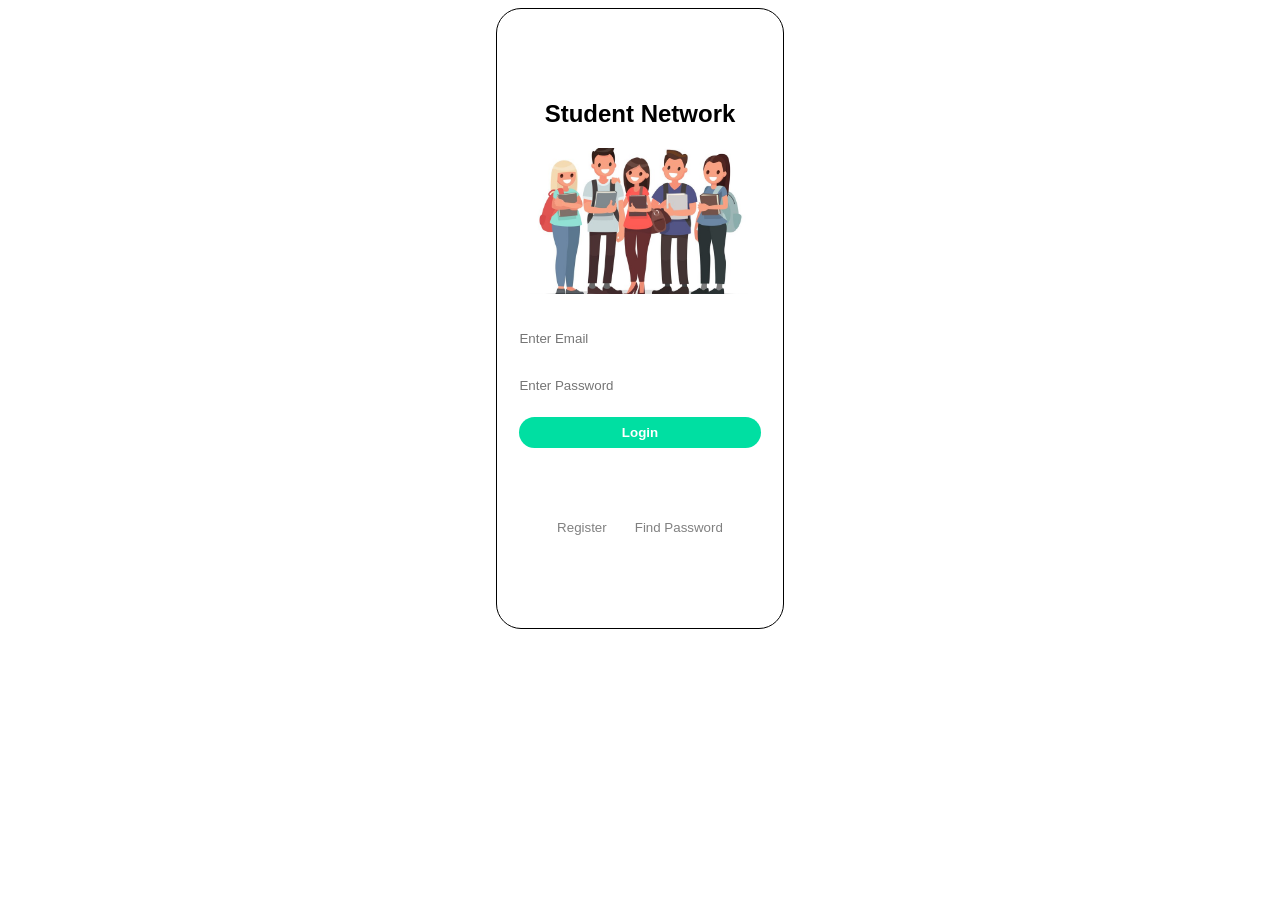
<file: OneDrive/Desktop/Computer Science Year 3 S2/Web Design/student_network_2022-main/Web_Design_Course/public/index.html>
<!DOCTYPE html>
<html lang="en">

<head>
    <meta charset="UTF-8">
    <meta http-equiv="X-UA-Compatible" content="IE=edge" />
    <meta name="viewport" content="width=device-width, initial-scale=1.0">
    <link rel="stylesheet" href="asset/css/login.css">
    <title>Login Page</title>
</head>

<body>
    <div class="container">
        <div class="h1-img">
            <div>

                <h2>Student Network</h2>
            </div>
            <div>

            </div>
            <img src="asset/image/student_icon.png" alt="">
        </div>
        <div class="user-input">
            <form id="loginForm">
                <input type="email" name="" id="emailInput" placeholder="Enter Email">
                <input type="password" name="" id="passwordInput" placeholder="Enter Password">
                <button class="login-btn"><b>Login</b></button>
            </form>
            <div class="regis-find">
                <button class="regis" id="registerLink">Register</button>
                <button class="find">Find Password</button>
            </div>
        </div>
    </div>

    <script>
        document.getElementById('loginForm').addEventListener('submit', function (event) {
            event.preventDefault(); // Prevent form submission

            // Get the values entered by the user
            const email = document.getElementById('emailInput').value;
            const password = document.getElementById('passwordInput').value;

            // You can do further validation if required before proceeding to the next page

            // Redirect to the new page, passing email and password as URL parameters
            window.location.href = 'dasboard.html' + '?email=' + encodeURIComponent(email) + '&password=' + encodeURIComponent(password);

        });

        const registerLink = document.getElementById('registerLink');

        // Add a click event listener to the "Register" link
        registerLink.addEventListener('click', function () {
            // Redirect to the new page when the link is clicked
            window.location.href = 'register.html';
        });
    </script>
</body>

</html>
</file>
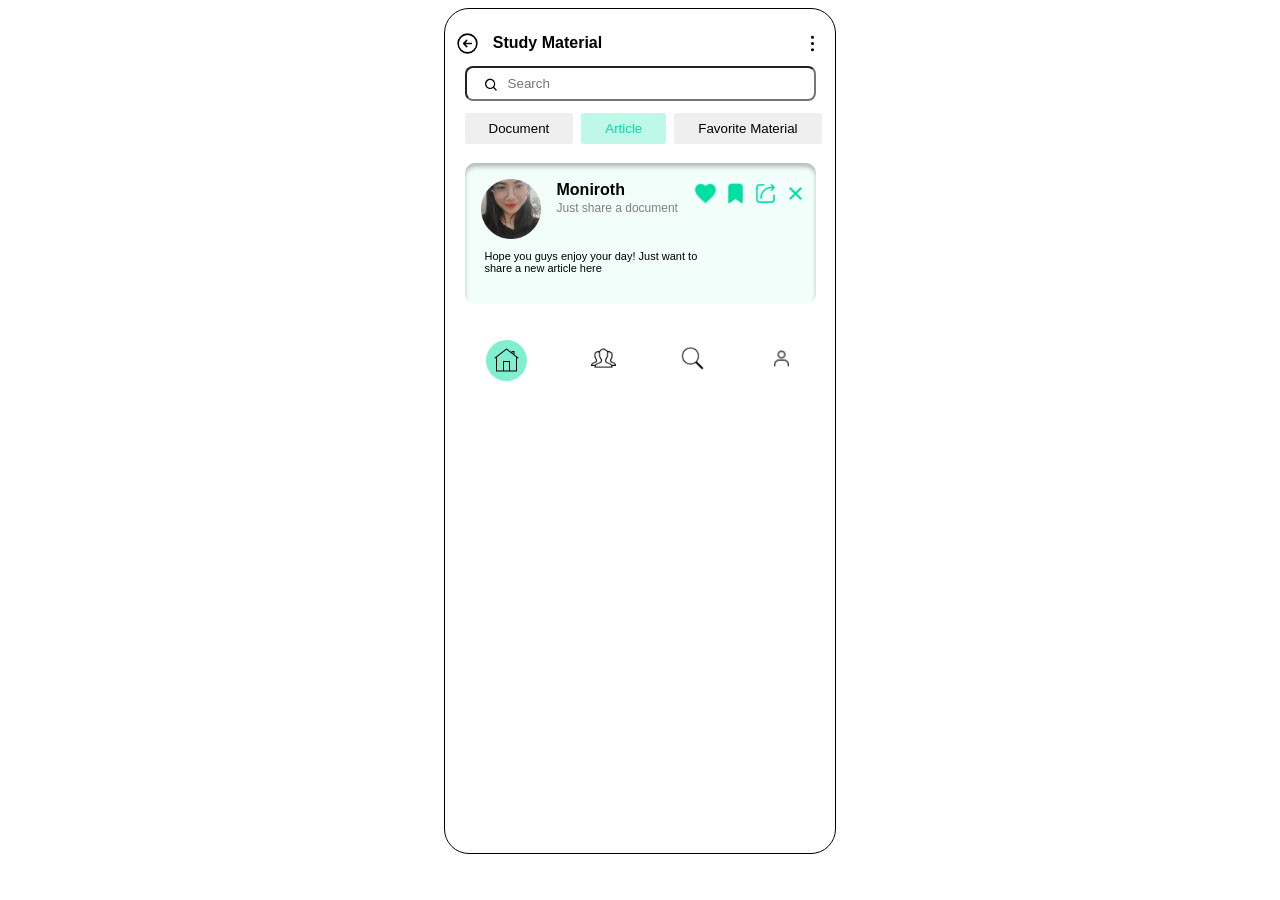
<file: OneDrive/Desktop/Computer Science Year 3 S2/Web Design/student_network_2022-main/Web_Design_Course/public/article.html>
<!DOCTYPE html>
<html lang="en">

<head>
    <meta charset="UTF-8">
    <meta name="viewport" content="width=device-width, initial-scale=1.0">
    <title>Study Material Article</title>
    <link href='https://unpkg.com/boxicons@2.1.4/css/boxicons.min.css' rel='stylesheet'>
    <link rel="stylesheet" href="asset/css/article.css">
</head>

<body>
    <div class="container">
    
        <div class="upper-icon">
            <svg style="width: 25px; height:25px;  rotate: 270deg;" xmlns="http://www.w3.org/2000/svg" fill="none"
                viewBox="0 0 24 24" stroke-width="1.5" stroke="currentColor" class="w-6 h-6">
                <path stroke-linecap="round" stroke-linejoin="round"
                    d="M15 11.25l-3-3m0 0l-3 3m3-3v7.5M21 12a9 9 0 11-18 0 9 9 0 0118 0z" />
            </svg>
            <b style="position: relative; left:-25%">Study Material</b>
            <svg style="width: 25px; height:25px;" xmlns="http://www.w3.org/2000/svg" fill="none" viewBox="0 0 24 24"
                stroke-width="1.5" stroke="currentColor" class="w-6 h-6">
                <path stroke-linecap="round" stroke-linejoin="round"
                    d="M12 6.75a.75.75 0 110-1.5.75.75 0 010 1.5zM12 12.75a.75.75 0 110-1.5.75.75 0 010 1.5zM12 18.75a.75.75 0 110-1.5.75.75 0 010 1.5z" />
            </svg>
        </div>

        <input type="search" placeholder="Search">
        <i class='bx bx-search'></i>
        <div class="doc-art-fav">
            <button class="document">Document</button>
            <button class="article">Article</button>
            <button class="fav">Favorite Material</button>
        </div>

        <div class="userall">
            <div class="user1">

                <img style="width: 60px; height: 60px; padding: 0.5rem;" src="asset/image/friend_image/niroth.png"
                    alt="">

                <div style="display: grid; margin: 3% 0;">
                    <b>Moniroth</b>
                    <p style="font-size: 12px; color: gray; margin-top: 1%;">Just share a document</p>
                    <div style="display: flex; gap: 1rem; margin-top: 10%; margin-left: -30%; align-items: center;">
                        <div style="font-size: 11px; margin: 0 -20%;">
                            <p> Hope you guys enjoy your day!
                                Just want to share a new article here</p>
                            </div>
                            
                    </div>
                </div>
                <div style="display: flex; gap: 0.3rem; margin: 3% 0;">
                    <div><img style="width: 25px; height: 25px;" src="asset/image/react.png" alt=""></div>

                    <div><img style="width: 25px; height: 25px;" src="asset/image/solidsave.png" alt=""></div>

                    <div><img style="width: 25px; height: 25px;" src="asset/image/sharebook.png" alt=""></div>
                    <div><img style="width: 25px; height: 25px;" src="asset/image/delete.png" alt=""></div>
                </div>
                

            </div>
        </div>
        <nav class="bottom__navbar">

            <div class="nav__container">
                <div class="active__nav"><img style="width: 25px; height: 25px;" src="asset/image/home.png" alt="">
                </div>
                <div id="friendbtn"><img style="width: 25px; height: 25px;" src="asset/image/communicate_menu.png"
                        alt="">
                </div>
                <div><img style="width: 25px; height: 25px;" src="asset/image/search_menu.png" alt=""> </div>
                <div id="userprofilebtn"><img style="width: 25px; height: 25px;" src="asset/image/profile_menu.png"
                        alt="">
                </div>
            </div>
        </nav>
    </div>


</body>
<script>
    friendbtn.addEventListener('click', function () {
        window.location.href = 'friend.html';
    });

    const userprofilebtn = document.getElementById('userprofilebtn');
    userprofilebtn.addEventListener('click', function () {
        window.location.href = 'user.html';
    });

    const chatbtn = document.getElementById('chatbtn');
    chatbtn.addEventListener('click', function () {
        window.location.href = 'chat.html';
    });

</script>

</html>
</file>
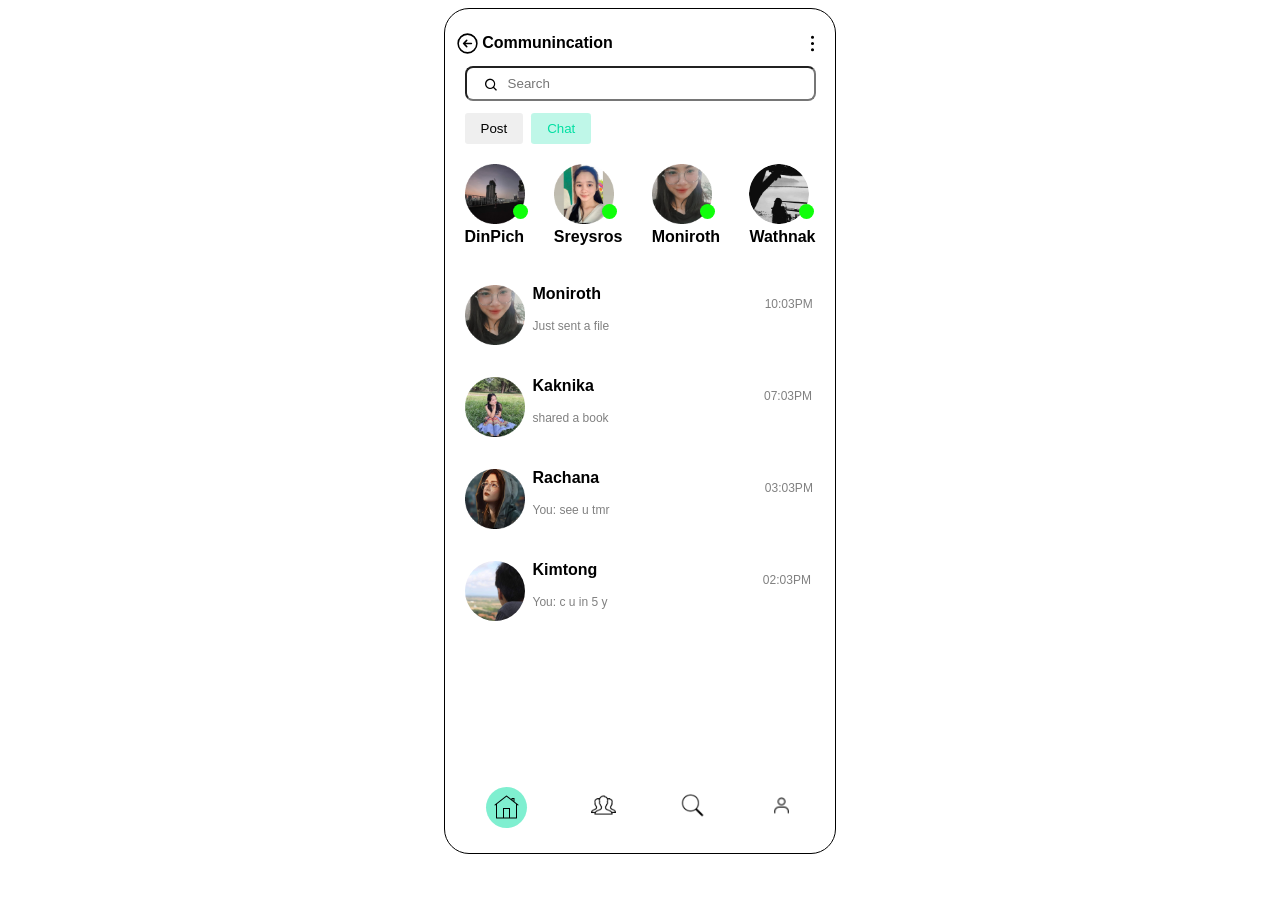
<file: OneDrive/Desktop/Computer Science Year 3 S2/Web Design/student_network_2022-main/Web_Design_Course/public/chat.html>
<!DOCTYPE html>
<html lang="en">

<head>
    <meta charset="UTF-8">
    <meta name="viewport" content="width=device-width, initial-scale=1.0">
    <title>Chat Box</title>
    <link href='https://unpkg.com/boxicons@2.1.4/css/boxicons.min.css' rel='stylesheet'>
    <link rel="stylesheet" href="asset/css/chat.css">
</head>

<body>
    <div class="container">
        <div class="upper-icon">
            <svg style="width: 25px; height:25px;  rotate: 270deg;" xmlns="http://www.w3.org/2000/svg" fill="none"
                viewBox="0 0 24 24" stroke-width="1.5" stroke="currentColor" class="w-6 h-6">
                <path stroke-linecap="round" stroke-linejoin="round"
                    d="M15 11.25l-3-3m0 0l-3 3m3-3v7.5M21 12a9 9 0 11-18 0 9 9 0 0118 0z" />
            </svg>
            <b style="position: relative; left:-25%">Communincation</b>
            <svg style="width: 25px; height:25px;" xmlns="http://www.w3.org/2000/svg" fill="none" viewBox="0 0 24 24"
                stroke-width="1.5" stroke="currentColor" class="w-6 h-6">
                <path stroke-linecap="round" stroke-linejoin="round"
                    d="M12 6.75a.75.75 0 110-1.5.75.75 0 010 1.5zM12 12.75a.75.75 0 110-1.5.75.75 0 010 1.5zM12 18.75a.75.75 0 110-1.5.75.75 0 010 1.5z" />
            </svg>
        </div>

        <input type="search" placeholder="Search">
        <i class='bx bx-search'></i>
        <div class="post-chat">
            <button class="post">Post</button>
            <button id="chatbtn" class="chat">Chat</button>
        </div>

        <div class="all-user">
            <div class="user1">
                <div
                    style="width: 15px; height: 15px; background-color: #10FF0B; border-radius: 100%; position: relative; top: 400%;; left:80%;">
                </div>
                <img style="width: 60px; height: 60px;" src="asset/image/friend_image/pich.png" alt="">
                <b>DinPich</b>
            </div>
            <div class="user1">
                <div
                    style="width: 15px; height: 15px; background-color: #10FF0B; border-radius: 100%; position: relative; top: 400%;; left:70%;">
                </div>
                <img style="width: 60px; height: 60px;" src="asset/image/friend_image/sros.png" alt="">
                <b>Sreysros</b>
            </div>
            <div class="user1">
                <div
                    style="width: 15px; height: 15px; background-color: #10FF0B; border-radius: 100%; position: relative; top: 400%;; left:70%;">
                </div>
                <img style="width: 60px; height: 60px;" src="asset/image/friend_image/niroth.png" alt="">

                <b>Moniroth</b>
            </div>
            <div class="user1">
                <div
                    style="width: 15px; height: 15px; background-color: #10FF0B; border-radius: 100%; position: relative; top: 400%;; left:75%;">
                </div>
                <img style="width: 60px; height: 60px; border-radius: 100%;" src="asset/image/friend_image/wathnak.png"
                    alt="">
                <b>Wathnak</b>
            </div>
        </div>
        <div class="allchat">


            <div class="userchat">
    
                <img style="width: 60px; height: 60px;" src="asset/image/friend_image/niroth.png" alt="">
                <div>
                    <b>Moniroth</b>
                    <p style="font-size: 12px; margin-top: 1rem; color: gray;">Just sent a file</p>
                </div>
                <p style="font-size: 12px; color: gray; margin-left: 42%;">10:03PM</p>
            </div>

            <div class="userchat">
                <img style="width: 60px; height: 60px;" src="asset/image/friend_image/lean.png" alt="">
                <div>
                    <b>Kaknika</b>
                    <p style="font-size: 12px; margin-top: 1rem; color: gray;">shared a book</p>
                </div>
                <p style="font-size: 12px; color: gray; margin-left: 42%;">07:03PM</p>
            </div>
            <div class="userchat">
                <img style="width: 60px; height: 60px;" src="asset/image/friend_image/rachana.png" alt="">
                <div>
                    <b>Rachana</b>
                    <p style="font-size: 12px; margin-top: 1rem; color: gray;">You: see u tmr</p>
                </div>
                <p style="font-size: 12px; color: gray; margin-left: 42%;">03:03PM</p>
            </div>
            <div class="userchat">
                <img style="width: 60px; height: 60px; border-radius: 100%;" src="asset/image/friend_image/tong.png" alt="">
                <div>
                    <b>Kimtong</b>
                    <p style="font-size: 12px; margin-top: 1rem; color: gray;">You: c u in 5 y</p>
                </div>
                <p style="font-size: 12px; color: gray; margin-left: 42%;">02:03PM</p>
            </div>
        </div>

        <nav class="bottom__navbar">

            <div class="nav__container">
                <div class="active__nav"><img style="width: 25px; height: 25px;" src="asset/image/home.png" alt="">
                </div>
                <div id="friendbtn"><img style="width: 25px; height: 25px;" src="asset/image/communicate_menu.png"
                        alt="">
                </div>
                <div><img style="width: 25px; height: 25px;" src="asset/image/search_menu.png" alt=""> </div>
                <div id="userprofilebtn"><img style="width: 25px; height: 25px;" src="asset/image/profile_menu.png"
                        alt="">
                </div>
            </div>
        </nav>
    </div>


</body>
<script>
    friendbtn.addEventListener('click', function () {
        window.location.href = 'friend.html';
    });

    const userprofilebtn = document.getElementById('userprofilebtn');
    userprofilebtn.addEventListener('click', function () {
        window.location.href = 'user.html';
    });



</script>

</html>
</file>
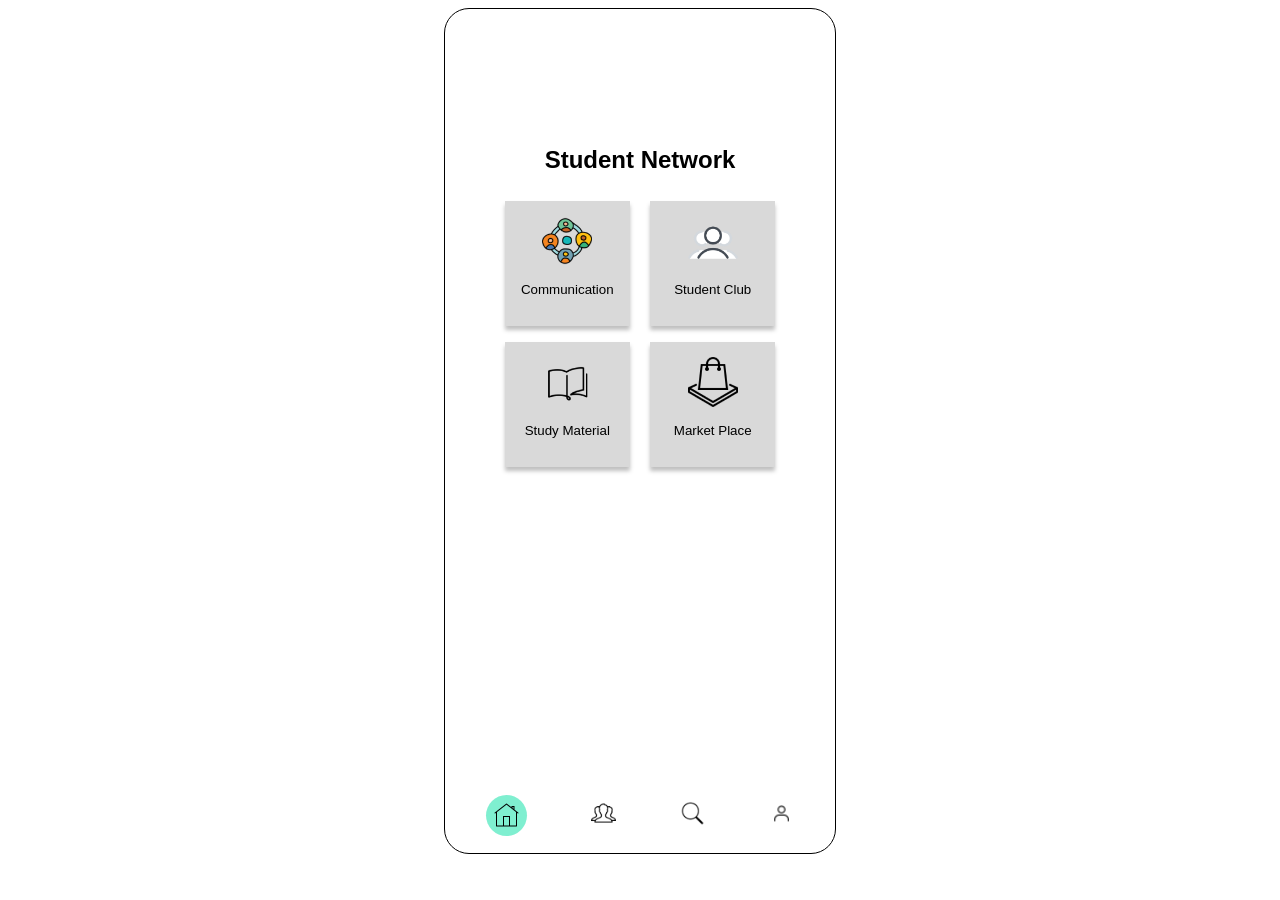
<file: OneDrive/Desktop/Computer Science Year 3 S2/Web Design/student_network_2022-main/Web_Design_Course/public/dasboard.html>
<!DOCTYPE html>
<html lang="en">

<head>
    <meta charset="UTF-8">
    <meta name="viewport" content="width=device-width, initial-scale=1.0">
    <title>Dasboard Page</title>
    <link rel="stylesheet" href="asset/css/dasboard.css">
</head>

<body>
    <div class="container">
        <h2>Student Network</h2>

        <div class="menu-icon">
            <div>
 <button id="communicationbtn">
                   <img style="width: 50px;height: 50px;" src="asset/image/comunication_icon.png" alt="">
                    <p>Communication</p>
                </button>
        
                <button id="studentclubbtn">
                    <img style="width: 50px;height: 50px;" src="asset/image/student_club.png" alt="">
                    <p>Student Club</p>
                </button>
            </div>
    <div>
        <button id="studymaterialbtn">
          <img style="width: 50px;height: 50px;" src="asset/image/studymaterial_icon.png" alt="">
            <p>Study Material</p>
        </button>

        <button id="marketbtn">
            <img style="width: 50px;height: 50px;" src="asset/image/marketplace_club.png" alt="">
                <p>Market Place</p>
        </button>
    </div>
        </div>


        <nav class="bottom__navbar">
    
            <div class="nav__container">
              <div class="active__nav"><img style="width: 25px; height: 25px;" src="asset/image/home.png" alt=""></div>
              <div id="friendbtn"><img style="width: 25px; height: 25px;" src="asset/image/communicate_menu.png" alt=""></div>
              <div><img style="width: 25px; height: 25px;" src="asset/image/search_menu.png" alt=""> </div>
              <div id="userprofilebtn"><img  style="width: 25px; height: 25px;" src="asset/image/profile_menu.png" alt=""></div>
            </div>
          </nav>
    </div>

    <script>
        const friendbtn = document.getElementById('friendbtn');
    friendbtn.addEventListener('click', function () {
 window.location.href = 'friend.html';
    });

    const userprofilebtn = document.getElementById('userprofilebtn');
    userprofilebtn.addEventListener('click', function () {
       window.location.href = 'user.html';
    });

      const communicationbtn = document.getElementById('communicationbtn')
    communicationbtn.addEventListener('click', function () {
       window.location.href = 'post.html';
    });


    const studentclubbtn = document.getElementById('studentclubbtn'); studentclubbtn.addEventListener('click', function () {    window.location.href = 'studentclub.html'; });

    const studymaterialbtn = document.getElementById('studymaterialbtn'); studymaterialbtn.addEventListener('click', function () {    window.location.href = 'studymaterial.html'; });

    const marketbtn = document.getElementById('marketbtn');
    marketbtn.addEventListener('click', function () {
       window.location.href = 'market.html';
    });

    userprofilebtn.addEventListener('click', function () {
     window.location.href = 'user.html';
    });

    const chatbtn = document.getElementById('chatbtn')
chatbtn.addEventListener('click', function() {
  window.location.href = 'chat.html'; 
});


     </script>
</body>

</html>
</file>
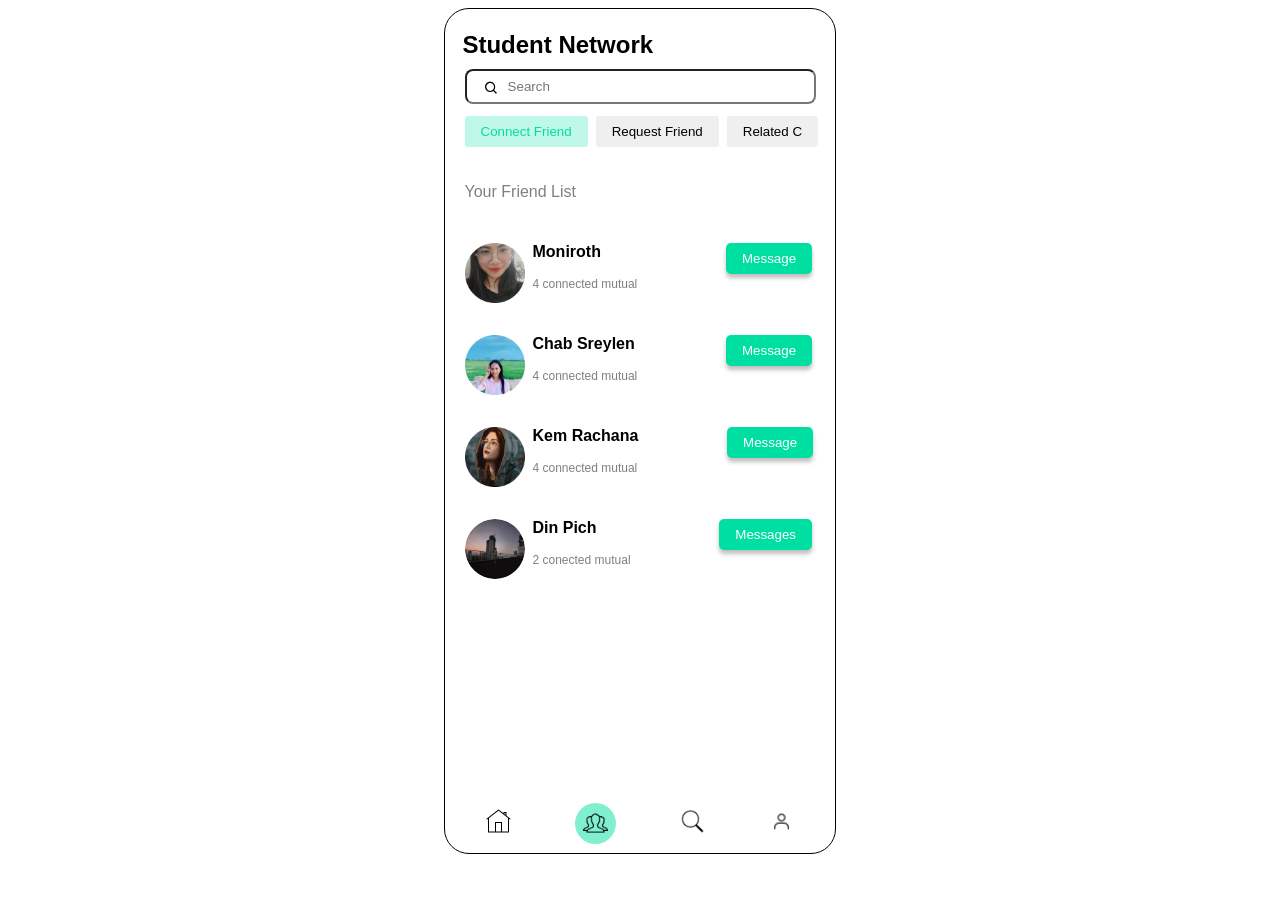
<file: OneDrive/Desktop/Computer Science Year 3 S2/Web Design/student_network_2022-main/Web_Design_Course/public/friend.html>
<!DOCTYPE html>
<html lang="en">

<head>
    <meta charset="UTF-8">
    <meta name="viewport" content="width=device-width, initial-scale=1.0">
    <title>Chat Box</title>
    <link href='https://unpkg.com/boxicons@2.1.4/css/boxicons.min.css' rel='stylesheet'>
    <link rel="stylesheet" href="asset/css/friend.css">
</head>

<body>
    <div class="container">
        <div class="upper-icon">
         <h2 style="margin: 0  2%;">Student Network</h2>
        </div>

        <input type="search" placeholder="Search">
        <i class='bx bx-search'></i>
        <div class="post-chat">
            <button class="chat"> Connect Friend</button>
            <button id="chatbtn" class="post">Request Friend</button>
            <button id="chatbtn" class="post">Related C</button>
        </div>

           <P style="margin: 5% 5%; color: gray; position: relative; top: 2%;">Your Friend List</P>
        <div class="allchat">


            <div class="userchat">
    
                <img style="width: 60px; height: 60px;" src="asset/image/friend_image/niroth.png" alt="">
                <div>
                    <b> Moniroth</b>
                    <p style="font-size: 12px; margin-top: 1rem; color: gray;">4 connected mutual</p>
                </div>
                <button class="btn-join">Message</button>
            </div>

            <div class="userchat">
                <img style="width: 60px; height: 60px;" src="asset/image/friend_image/len.png" alt="">
                <div>
                    <b>Chab Sreylen</b>
                    <p style="font-size: 12px; margin-top: 1rem; color: gray;">4 connected mutual</p>
                </div>
               <button class="btn-join">Message</button>
            </div>
            <div class="userchat">
                <img style="width: 60px; height: 60px;" src="asset/image/friend_image/rachana.png" alt="">
                <div>
                    <b>Kem Rachana</b>
                    <p style="font-size: 12px; margin-top: 1rem; color: gray;">4 connected mutual</p>
                </div>
                <button class="btn-join">Message</button>
            </div>
            <div class="userchat">
                <img style="width: 60px; height: 60px; border-radius: 100%;" src="asset/image/friend_image/pich.png" alt="">
                <div>
                    <b>Din Pich</b>
                    <p style="font-size: 12px; margin-top: 1rem; color: gray;">2 conected mutual
                </div>
                <button style="position: relative;" class="btn-join">Messages</button>
               
            </div>
        </div>

        <nav class="bottom__navbar">

            <div class="nav__container">
                <div><img style="width: 25px; height: 25px;" src="asset/image/home.png" alt="">
                </div>
                <div class="active__nav" id="friendbtn"><img style="width: 25px; height: 25px;" src="asset/image/communicate_menu.png"
                        alt="">
                </div>
                <div><img style="width: 25px; height: 25px;" src="asset/image/search_menu.png" alt=""> </div>
                <div id="userprofilebtn"><img style="width: 25px; height: 25px;" src="asset/image/profile_menu.png"
                        alt="">
                </div>
            </div>
        </nav>
    </div>


</body>
<script>
    friendbtn.addEventListener('click', function () {
        window.location.href = 'friend.html';
    });

    const userprofilebtn = document.getElementById('userprofilebtn');
    userprofilebtn.addEventListener('click', function () {
        window.location.href = 'user.html';
    });

    const chatbtn = document.getElementById('chatbtn');
    chatbtn.addEventListener('click', function () {
        window.location.href = 'chat.html';
    });

</script>

</html>
</file>
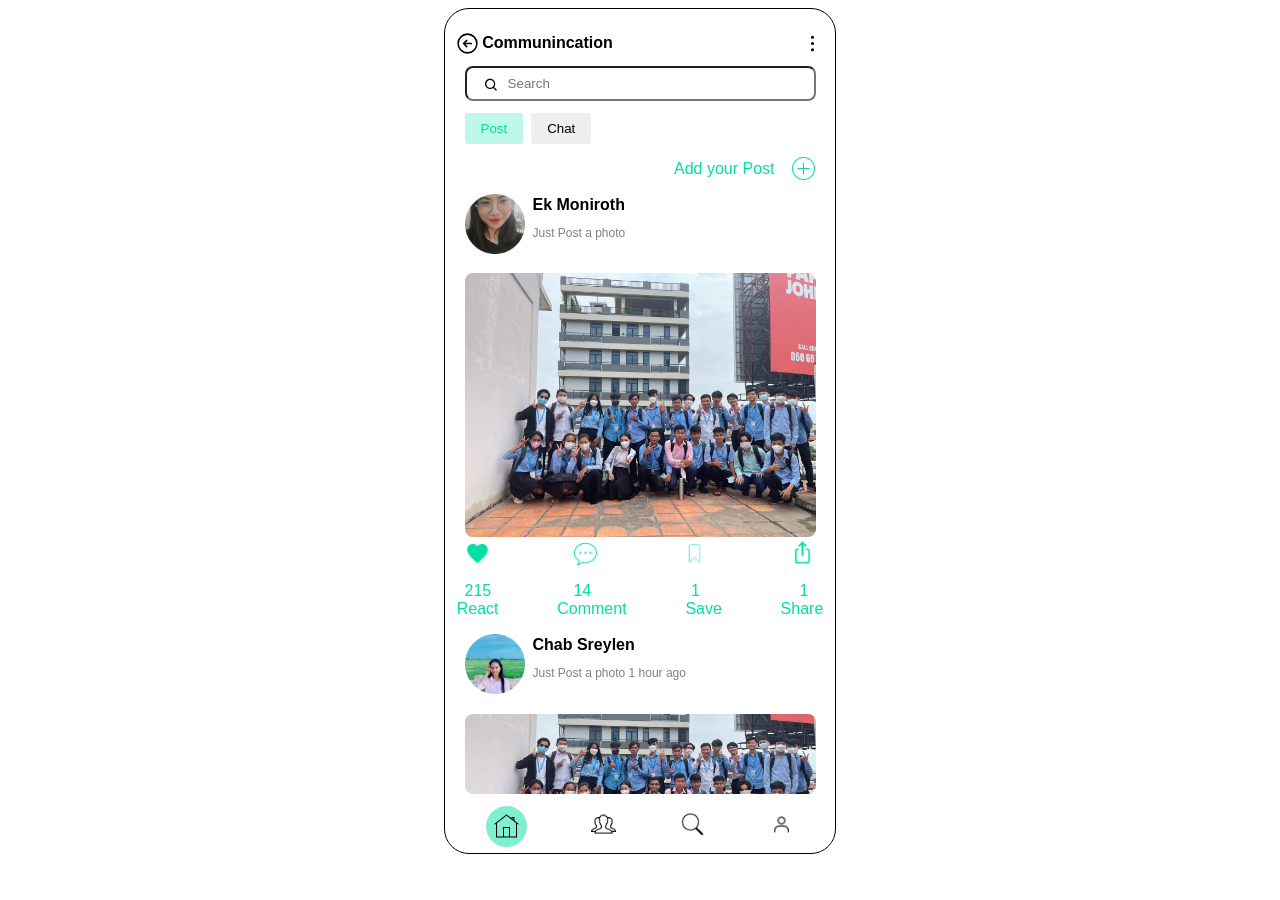
<file: OneDrive/Desktop/Computer Science Year 3 S2/Web Design/student_network_2022-main/Web_Design_Course/public/post.html>
<!DOCTYPE html>
<html lang="en">

<head>
    <meta charset="UTF-8">
    <meta name="viewport" content="width=device-width, initial-scale=1.0">
    <title>Communication</title>
    <link href='https://unpkg.com/boxicons@2.1.4/css/boxicons.min.css' rel='stylesheet'>
    <link rel="stylesheet" href="asset/css/post.css">
</head>

<body>
    <div class="container">
        <div class="upper-icon">
            <svg style="width: 25px; height:25px;  rotate: 270deg;" xmlns="http://www.w3.org/2000/svg" fill="none"
                viewBox="0 0 24 24" stroke-width="1.5" stroke="currentColor" class="w-6 h-6">
                <path stroke-linecap="round" stroke-linejoin="round"
                    d="M15 11.25l-3-3m0 0l-3 3m3-3v7.5M21 12a9 9 0 11-18 0 9 9 0 0118 0z" />
            </svg>
            <b style="position: relative; left:-25%">Communincation</b>
            <svg style="width: 25px; height:25px;" xmlns="http://www.w3.org/2000/svg" fill="none" viewBox="0 0 24 24"
                stroke-width="1.5" stroke="currentColor" class="w-6 h-6">
                <path stroke-linecap="round" stroke-linejoin="round"
                    d="M12 6.75a.75.75 0 110-1.5.75.75 0 010 1.5zM12 12.75a.75.75 0 110-1.5.75.75 0 010 1.5zM12 18.75a.75.75 0 110-1.5.75.75 0 010 1.5z" />
            </svg>
        </div>
        <div>

        </div>
        <input type="search" placeholder="Search">
        <i class='bx bx-search'></i>
        <div class="post-chat">
            <button class="post">Post</button>
            <button id="chatbtn" class="chat">Chat</button>
        </div>
        <div class="post-place">
            <p style="color: #00dfa3;">Add your Post</p>
            <img style="width:25px; height:25px;" src="asset/image/post.png" alt="">
        </div>
        <div class="user-pro">
            <img style="width: 60px; height: 60px;" src="asset/image/friend_image/niroth.png" alt="">
            <div>
                <b>Ek Moniroth</b>
                <p style="font-size: 12px; color: gray;">Just Post a photo</p>
            </div>
        </div>
        <div>
            <img class="post-photo" src="asset/image/post-photo.png" alt="">
        </div>
        <div class="reaction">
            <img style="width: 25px; height: 25px;" src="asset/image/react.png" alt="">
            <img style="width: 25px; height: 25px;" src="asset/image/comment.png" alt="">
            <img style="width: 25px; height: 25px;" src="asset/image/save.png" alt="">
            <img style="width: 25px; height: 25px;" src="asset/image/share.png" alt="">
        </div>
        <div class="num-reaction">
            <p>215</p>
            <p style="position: relative; left: -4%;">14</p>
            <p style="position: relative; left: -3%;">1</p>
            <p style="position: relative; left: -2%;">1</p>
        </div>
        <div class="text-reaction">
            <p>React</p>
            <p>Comment</p>
            <p>Save</p>
            <p>Share</p>
        </div>
        <div class="user-pro">
            <img style="width: 60px; height: 60px;" src="asset/image/friend_image/len.png" alt="">
            <div>
                <b>Chab Sreylen</b>
                <p style="font-size: 12px; color: gray;">Just Post a photo 1 hour ago</p>
            </div>
        </div>
        <div>
            <img style="width:90%; height: 80px; object-fit: cover; margin: 0 5%; border-radius: 0.5rem ; margin-top: 5%;" src="asset/image/post-photo.png" alt="">
        </div>
        <nav class="bottom__navbar">
    
            <div class="nav__container">
              <div class="active__nav"><img style="width: 25px; height: 25px;" src="asset/image/home.png" alt=""></div>
              <div id="friendbtn"><img style="width: 25px; height: 25px;" src="asset/image/communicate_menu.png" alt=""></div>
              <div><img style="width: 25px; height: 25px;" src="asset/image/search_menu.png" alt=""> </div>
              <div id="us erprofilebtn"><img  style="width: 25px; height: 25px;" src="asset/image/profile_menu.png" alt=""></div>
            </div>
          </nav>
    </div>
    </div>
</body>
<script>
  friendbtn.addEventListener('click', function () {
 window.location.href = 'friend.html';
    });

   
    userprofilebtn.addEventListener('click', function () {
       window.location.href = 'user.html';
    });

    const chatbtn = document.getElementById('chatbtn')
chatbtn.addEventListener('click', function() {
  window.location.href = 'chat.html'; 
});


</script>

</html>
</file>
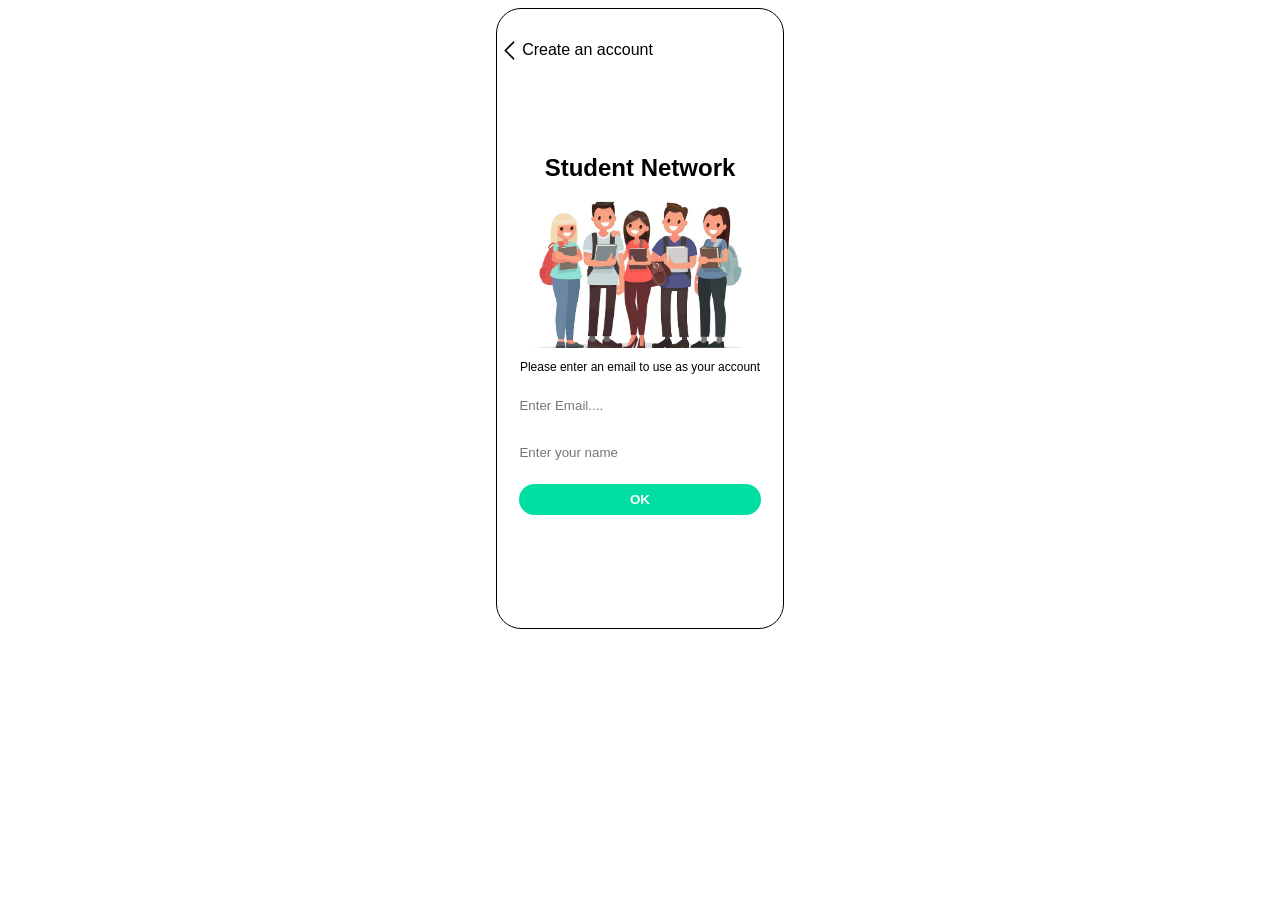
<file: OneDrive/Desktop/Computer Science Year 3 S2/Web Design/student_network_2022-main/Web_Design_Course/public/register.html>
<!DOCTYPE html>
<html lang="en">
<head>
    <meta charset="UTF-8">
    <meta http-equiv="X-UA-Compatible" content="IE=edge" />
    <meta name="viewport" content="width=device-width, initial-scale=1.0">
    <link rel="stylesheet" href="asset/css/register.css">
    <title>Register Page</title>
</head>
<body>
    <div class="container">
        <div class="icon-create-flex">
               <svg width="25" height="25" viewBox="0 0 25 25" fill="none" xmlns="http://www.w3.org/2000/svg" xmlns:xlink="http://www.w3.org/1999/xlink">
                <rect width="25" height="25" fill="url(#pattern0)"/>
                <defs>
                <pattern id="pattern0" patternContentUnits="objectBoundingBox" width="1" height="1">
                <use xlink:href="#image0_222_417" transform="scale(0.0111111)"/>
                </pattern>
                <image id="image0_222_417" width="90" height="90" xlink:href="[data-uri]"/>
                </defs>
                </svg>

                <a>Create an account</a>
        </div>

        <div class="h1-img">
            <div>
                <h2>Student Network</h2>
            </div>
            <img src="asset/image/student_icon.png" alt="">
        </div>

        <p>Please enter an email to use as your account</p>
        <div class="user-input">
            <form id="loginForm">
                <input type="email" name="" id="emailInput" placeholder="Enter Email....">
                <input type="text" name="" id="nameInput" placeholder="Enter your name">
                <button class="register-btn"><b>OK</b></button>
            </form>
        </div>
    </div>

    <script>
        document.getElementById('loginForm').addEventListener('submit', function(event) {
            event.preventDefault(); // Prevent form submission

            // Get the values entered by the user
            const email = document.getElementById('emailInput').value;
            const password = document.getElementById('nameInput').value;

            // You can do further validation if required before proceeding to the next page

            // Redirect to the new page, passing email and password as URL parameters
            window.location.href = 'dasboard.html' + '?email=' + encodeURIComponent(email) + '&text=' + encodeURIComponent(password);

        });

    </script>
</body>
</html>
</file>
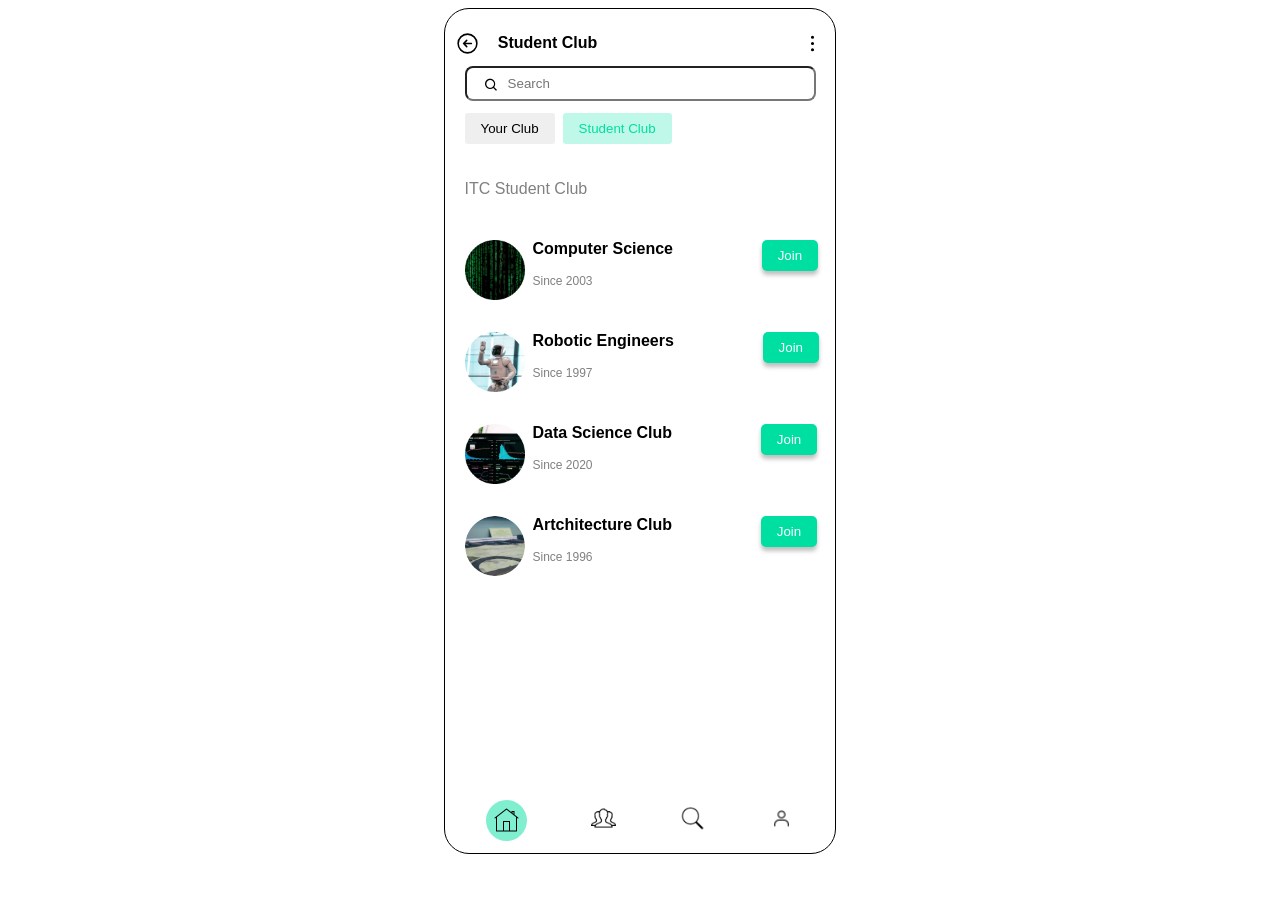
<file: OneDrive/Desktop/Computer Science Year 3 S2/Web Design/student_network_2022-main/Web_Design_Course/public/studentclub.html>
<!DOCTYPE html>
<html lang="en">

<head>
    <meta charset="UTF-8">
    <meta name="viewport" content="width=device-width, initial-scale=1.0">
    <title>Chat Box</title>
    <link href='https://unpkg.com/boxicons@2.1.4/css/boxicons.min.css' rel='stylesheet'>
    <link rel="stylesheet" href="asset/css/studentclub.css">
</head>

<body>
    <div class="container">
        <div class="upper-icon">
            <svg style="width: 25px; height:25px;  rotate: 270deg;" xmlns="http://www.w3.org/2000/svg" fill="none"
                viewBox="0 0 24 24" stroke-width="1.5" stroke="currentColor" class="w-6 h-6">
                <path stroke-linecap="round" stroke-linejoin="round"
                    d="M15 11.25l-3-3m0 0l-3 3m3-3v7.5M21 12a9 9 0 11-18 0 9 9 0 0118 0z" />
            </svg>
            <b style="position: relative; left:-25%">Student Club</b>
            <svg style="width: 25px; height:25px;" xmlns="http://www.w3.org/2000/svg" fill="none" viewBox="0 0 24 24"
                stroke-width="1.5" stroke="currentColor" class="w-6 h-6">
                <path stroke-linecap="round" stroke-linejoin="round"
                    d="M12 6.75a.75.75 0 110-1.5.75.75 0 010 1.5zM12 12.75a.75.75 0 110-1.5.75.75 0 010 1.5zM12 18.75a.75.75 0 110-1.5.75.75 0 010 1.5z" />
            </svg>
        </div>

        <input type="search" placeholder="Search">
        <i class='bx bx-search'></i>
        <div class="post-chat">
            <button class="post">Your Club</button>
            <button id="chatbtn" class="chat">Student Club</button>
        </div>

           <P style="margin: 5% 5%; color: gray; position: relative; top: 2%;">ITC Student Club</P>
        <div class="allchat">


            <div class="userchat">
    
                <img style="width: 60px; height: 60px;" src="asset/image/cs.png" alt="">
                <div>
                    <b>Computer Science</b>
                    <p style="font-size: 12px; margin-top: 1rem; color: gray;">Since  2003</p>
                </div>
                <button class="btn-join">Join</button>
            </div>

            <div class="userchat">
                <img style="width: 60px; height: 60px;" src="asset/image/me.png" alt="">
                <div>
                    <b>Robotic Engineers</b>
                    <p style="font-size: 12px; margin-top: 1rem; color: gray;">Since 1997</p>
                </div>
               <button class="btn-join">Join</button>
            </div>
            <div class="userchat">
                <img style="width: 60px; height: 60px;" src="asset/image/ds.png" alt="">
                <div>
                    <b>Data Science Club</b>
                    <p style="font-size: 12px; margin-top: 1rem; color: gray;">Since 2020</p>
                </div>
                <button class="btn-join">Join</button>
            </div>
            <div class="userchat">
                <img style="width: 60px; height: 60px; border-radius: 100%;" src="asset/image/ae.png" alt="">
                <div>
                    <b>Artchitecture Club</b>
                    <p style="font-size: 12px; margin-top: 1rem; color: gray;">Since 1996
                </div>
                <button class="btn-join">Join</button>
            </div>
        </div>

        <nav class="bottom__navbar">

            <div class="nav__container">
                <div class="active__nav"><img style="width: 25px; height: 25px;" src="asset/image/home.png" alt="">
                </div>
                <div id="friendbtn"><img style="width: 25px; height: 25px;" src="asset/image/communicate_menu.png"
                        alt="">
                </div>
                <div><img style="width: 25px; height: 25px;" src="asset/image/search_menu.png" alt=""> </div>
                <div id="userprofilebtn"><img style="width: 25px; height: 25px;" src="asset/image/profile_menu.png"
                        alt="">
                </div>
            </div>
        </nav>
    </div>


</body>
<script>
    friendbtn.addEventListener('click', function () {
        window.location.href = 'friend.html';
    });

    const userprofilebtn = document.getElementById('userprofilebtn');
    userprofilebtn.addEventListener('click', function () {
        window.location.href = 'user.html';
    });

    const chatbtn = document.getElementById('chatbtn');
    chatbtn.addEventListener('click', function () {
        window.location.href = 'chat.html';
    });

</script>

</html>
</file>
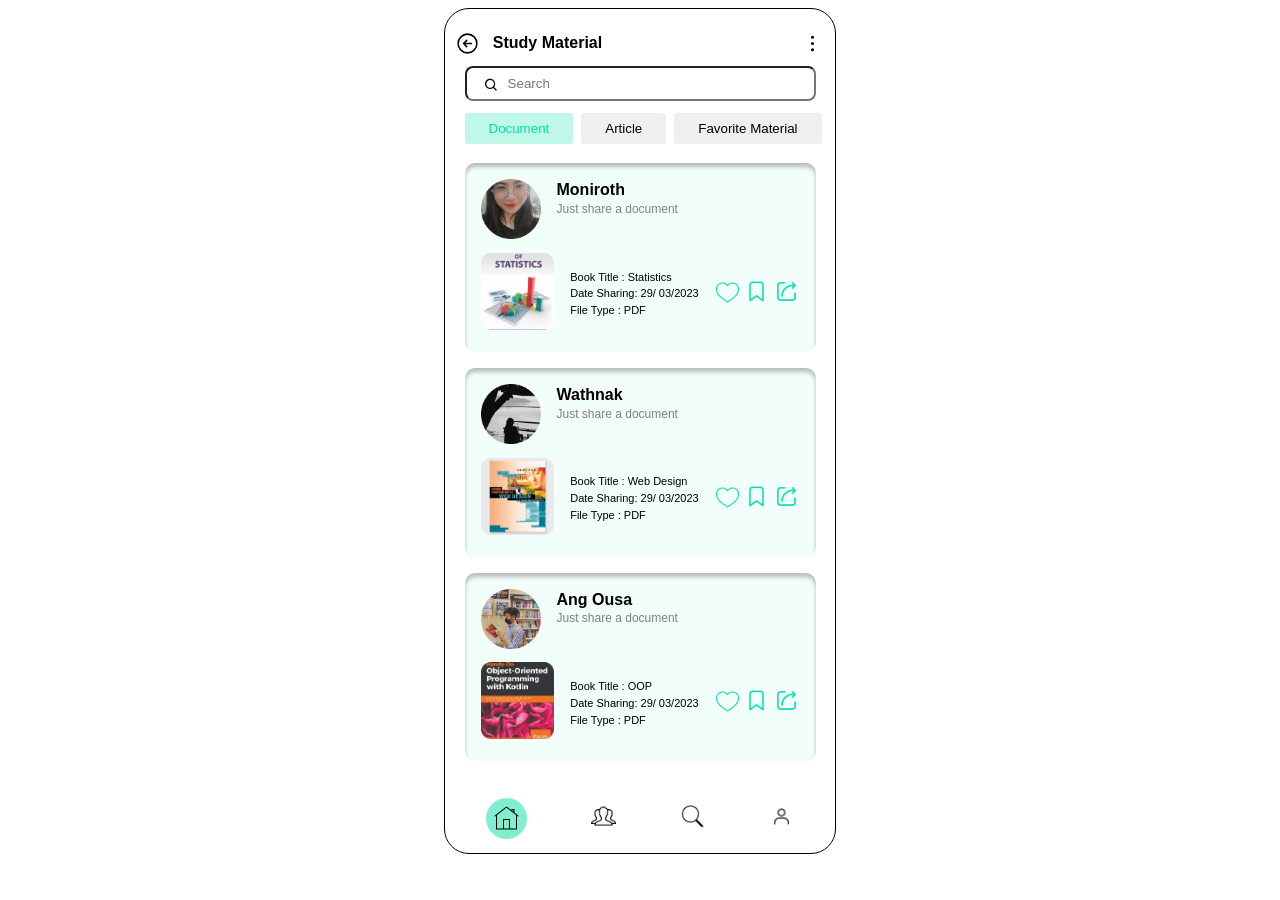
<file: OneDrive/Desktop/Computer Science Year 3 S2/Web Design/student_network_2022-main/Web_Design_Course/public/studymaterial.html>
<!DOCTYPE html>
<html lang="en">

<head>
    <meta charset="UTF-8">
    <meta name="viewport" content="width=device-width, initial-scale=1.0">
    <title>Study Material Document</title>
    <link href='https://unpkg.com/boxicons@2.1.4/css/boxicons.min.css' rel='stylesheet'>
    <link rel="stylesheet" href="asset/css/studymaterial.css">
</head>

<body>
    <div class="container">
        <div class="upper-icon">
            <svg style="width: 25px; height:25px;  rotate: 270deg;" xmlns="http://www.w3.org/2000/svg" fill="none"
                viewBox="0 0 24 24" stroke-width="1.5" stroke="currentColor" class="w-6 h-6">
                <path stroke-linecap="round" stroke-linejoin="round"
                    d="M15 11.25l-3-3m0 0l-3 3m3-3v7.5M21 12a9 9 0 11-18 0 9 9 0 0118 0z" />
            </svg>
            <b style="position: relative; left:-25%">Study Material</b>
            <svg style="width: 25px; height:25px;" xmlns="http://www.w3.org/2000/svg" fill="none" viewBox="0 0 24 24"
                stroke-width="1.5" stroke="currentColor" class="w-6 h-6">
                <path stroke-linecap="round" stroke-linejoin="round"
                    d="M12 6.75a.75.75 0 110-1.5.75.75 0 010 1.5zM12 12.75a.75.75 0 110-1.5.75.75 0 010 1.5zM12 18.75a.75.75 0 110-1.5.75.75 0 010 1.5z" />
            </svg>
        </div>

        <input type="search" placeholder="Search">
        <i class='bx bx-search'></i>
        <div class="doc-art-fav">
            <button class="document">Document</button>
            <button class="article">Article</button>
            <button class="fav">Favorite Material</button>
        </div>

        <div class="userall">
            <div class="user1">

                <img style="width: 60px; height: 60px; padding: 0.5rem;" src="asset/image/friend_image/niroth.png"
                    alt="">
                <div style="display: grid; margin: 3% 0;">
                    <b>Moniroth</b>
                    <p style="font-size: 12px; color: gray; margin-top: 1%;">Just share a document</p>
                    <div style="display: flex; gap: 1rem; margin-top: 10%; margin-left: -30%; align-items: center;">
                        <div><img style="
                            width: 73px;
                            height: 77px;" src="asset/image/stat.png" alt=""></div>
                        <div style="display:grid; gap:0.3rem">
                            <div style="font-size: 11px;">
                                Book Title : Statistics </div>
                            <div style="font-size: 11px;">
                                Date Sharing: 29/ 03/2023
                            </div>
                            <div style="font-size: 11px;">
                                File Type : PDF</div>
                        </div>
                        <div style="display: flex; gap: 0.3rem;">
                            <div><img style="width: 25px; height: 25px;" src="asset/image/heart.png" alt=""></div>

                            <div><img style="width: 25px; height: 25px;" src="asset/image/savebook.png" alt=""></div>

                            <div><img style="width: 25px; height: 25px;" src="asset/image/sharebook.png" alt=""></div>
                        </div>
                    </div>
                </div>
            </div>
            <div class="user1">

                <img style="width: 60px; height: 60px; padding: 0.5rem;" src="asset/image/friend_image/wathnak.png"
                    alt="">
                <div style="display: grid; margin: 3% 0;">
                    <b>Wathnak</b>
                    <p style="font-size: 12px; color: gray; margin-top: 1%;">Just share a document</p>
                    <div style="display: flex; gap: 1rem; margin-top: 10%; margin-left: -30%; align-items: center;">
                        <div><img style="
                            width: 73px;
                            height: 77px;" src="asset/image/web.png" alt=""></div>
                        <div style="display:grid; gap:0.3rem">
                            <div style="font-size: 11px;">
                                Book Title : Web Design </div>
                            <div style="font-size: 11px;">
                                Date Sharing: 29/ 03/2023
                            </div>
                            <div style="font-size: 11px;">
                                File Type : PDF</div>
                        </div>
                        <div style="display: flex; gap: 0.3rem;">
                            <div><img style="width: 25px; height: 25px;" src="asset/image/heart.png" alt=""></div>

                            <div><img style="width: 25px; height: 25px;" src="asset/image/savebook.png" alt=""></div>

                            <div><img style="width: 25px; height: 25px;" src="asset/image/sharebook.png" alt=""></div>
                        </div>
                    </div>
                </div>
            </div>

            <div class="user1">

                <img style="width: 60px; height: 60px; padding: 0.5rem;" src="asset/image/friend_image/sa.png"
                    alt="">
                <div style="display: grid; margin: 3% 0;">
                    <b>Ang Ousa</b>
                    <p style="font-size: 12px; color: gray; margin-top: 1%;">Just share a document</p>
                    <div style="display: flex; gap: 1rem; margin-top: 10%; margin-left: -30%; align-items: center;">
                        <div><img style="
                            width: 73px;
                            height: 77px;" src="asset/image/oop.png" alt=""></div>
                        <div style="display:grid; gap:0.3rem">
                            <div style="font-size: 11px;">
                                Book Title : OOP </div>
                            <div style="font-size: 11px;">
                                Date Sharing: 29/ 03/2023
                            </div>
                            <div style="font-size: 11px;">
                                File Type : PDF</div>
                        </div>
                        <div style="display: flex; gap: 0.3rem;">
                            <div><img style="width: 25px; height: 25px;" src="asset/image/heart.png" alt=""></div>

                            <div><img style="width: 25px; height: 25px;" src="asset/image/savebook.png" alt=""></div>

                            <div><img style="width: 25px; height: 25px;" src="asset/image/sharebook.png" alt=""></div>
                        </div>
                    </div>
                </div>
            </div>
        </div>

        <nav class="bottom__navbar">

            <div class="nav__container">
                <div class="active__nav"><img style="width: 25px; height: 25px;" src="asset/image/home.png" alt="">
                </div>
                <div id="friendbtn"><img style="width: 25px; height: 25px;" src="asset/image/communicate_menu.png"
                        alt="">
                </div>
                <div><img style="width: 25px; height: 25px;" src="asset/image/search_menu.png" alt=""> </div>
                <div id="userprofilebtn"><img style="width: 25px; height: 25px;" src="asset/image/profile_menu.png"
                        alt="">
                </div>
            </div>
        </nav>
    </div>


</body>
<script>
    friendbtn.addEventListener('click', function () {
        window.location.href = 'friend.html';
    });

    const userprofilebtn = document.getElementById('userprofilebtn');
    userprofilebtn.addEventListener('click', function () {
        window.location.href = 'user.html';
    });

    const chatbtn = document.getElementById('chatbtn');
    chatbtn.addEventListener('click', function () {
        window.location.href = 'chat.html';
    });

</script>

</html>
</file>
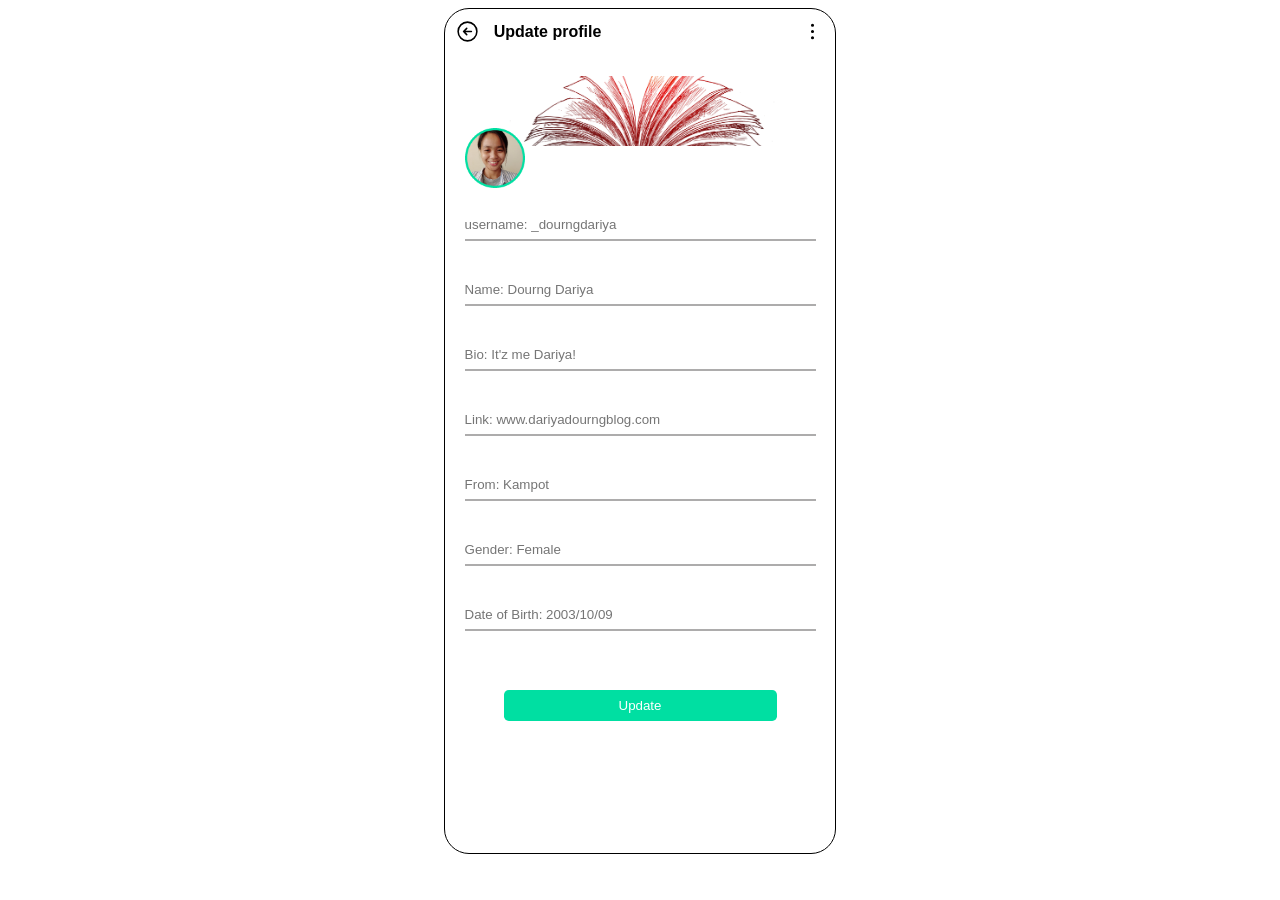
<file: OneDrive/Desktop/Computer Science Year 3 S2/Web Design/student_network_2022-main/Web_Design_Course/public/updateprofile.html>
<!DOCTYPE html>
<html lang="en">

<head>
    <meta charset="UTF-8">
    <meta name="viewport" content="width=device-width, initial-scale=1.0">
    <title>Update Profile</title>
    <link rel="stylesheet" href="asset/css/updateprofile.css">
</head>

<body>
    <div class="container">
        <div class="upper-icon">
            <svg style="width: 25px; height:25px;  rotate: 270deg;" xmlns="http://www.w3.org/2000/svg" fill="none"
                viewBox="0 0 24 24" stroke-width="1.5" stroke="currentColor" class="w-6 h-6">
                <path stroke-linecap="round" stroke-linejoin="round"
                    d="M15 11.25l-3-3m0 0l-3 3m3-3v7.5M21 12a9 9 0 11-18 0 9 9 0 0118 0z" />
            </svg>
            <b style="position: relative; left:-25%">Update profile</b>
            <svg style="width: 25px; height:25px;" xmlns="http://www.w3.org/2000/svg" fill="none" viewBox="0 0 24 24"
                stroke-width="1.5" stroke="currentColor" class="w-6 h-6">
                <path stroke-linecap="round" stroke-linejoin="round"
                    d="M12 6.75a.75.75 0 110-1.5.75.75 0 010 1.5zM12 12.75a.75.75 0 110-1.5.75.75 0 010 1.5zM12 18.75a.75.75 0 110-1.5.75.75 0 010 1.5z" />
            </svg>
        </div>
        <div>
            <img class="cover" src="asset/image/owner_ profile_image/cover_profile.jpg" alt="">
        </div>

        <div class="user-image">
            <img style="width: 60px; height: 60px;" src="asset/image/user_profile.png" alt="">
        </div>
        <div class="input-user-info">
            <input type="text" placeholder="username: _dourngdariya">
            <input type="text" placeholder="Name: Dourng Dariya">
            <input type="text" placeholder="Bio: It'z me Dariya!">
            <input type="url" placeholder="Link: www.dariyadourngblog.com">
            <input type="text" placeholder="From: Kampot ">
            <input type="text" placeholder="Gender: Female">
            <input type="number" placeholder="Date of Birth: 2003/10/09">
        </div>
   
            <button id="updateprofile-btn">Update</button>
        
    </div>
</body>
<script>
    const registerLink = document.getElementById('updateprofile-btn');

// Add a click event listener to the "Register" link
registerLink.addEventListener('click', function () {
   // Redirect to the new page when the link is clicked
   window.location.href = 'user.html';
});
 </script>
</html>
</file>
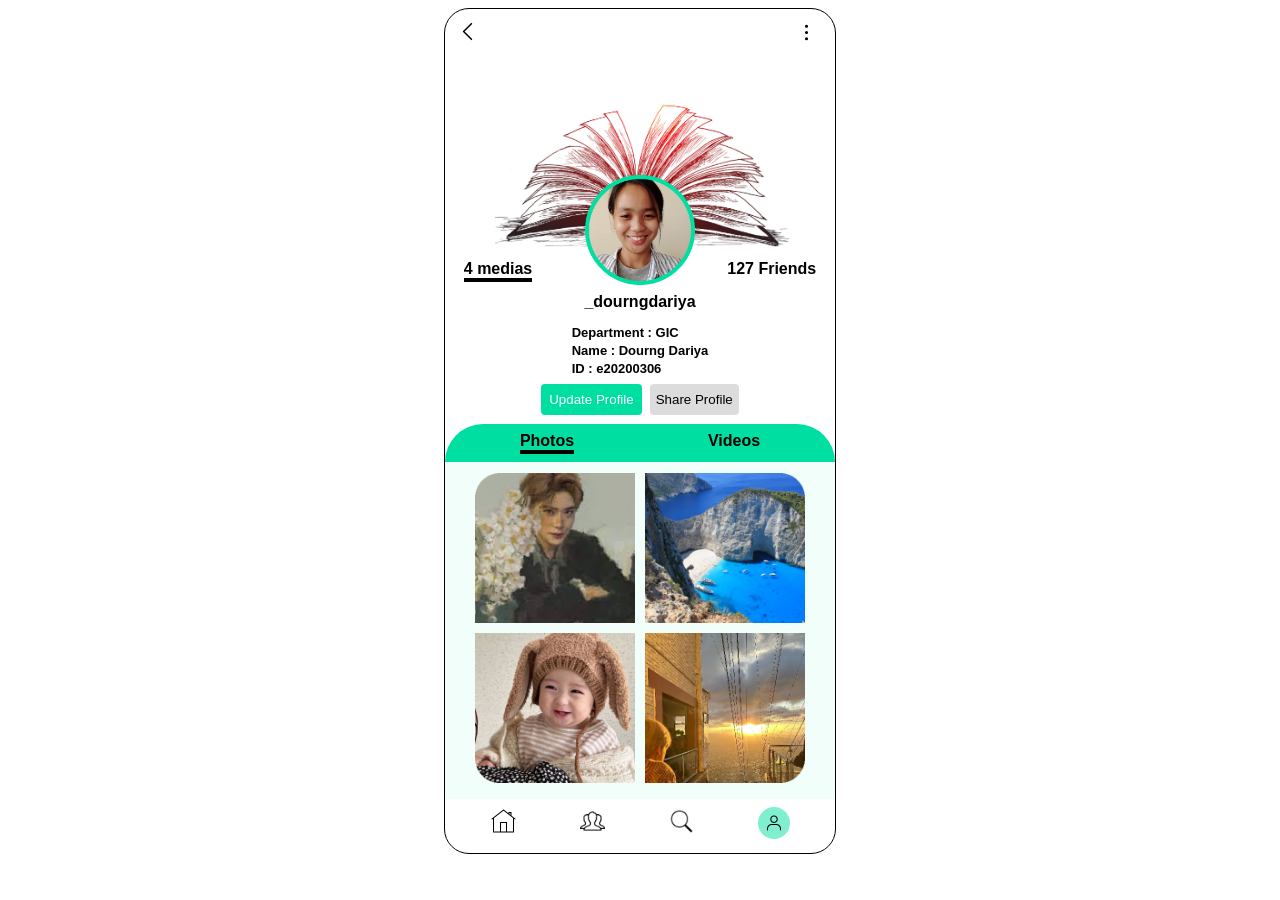
<file: OneDrive/Desktop/Computer Science Year 3 S2/Web Design/student_network_2022-main/Web_Design_Course/public/user.html>
<!DOCTYPE html>
<html lang="en">

<head>
  <meta charset="UTF-8">
  <meta name="viewport" content="width=
    , initial-scale=1.0">
  <title>User Profile Page</title>
  <link href='https://unpkg.com/boxicons@2.1.4/css/boxicons.min.css' rel='stylesheet'>
  <link rel="stylesheet" href="asset/css/user.css">
</head>

<body>

  <div class="container blur">
    <div class="upper-icon">
      <svg style="width: 25px; height:25px;" xmlns="http://www.w3.org/2000/svg" fill="none" viewBox="0 0 24 24"
        stroke-width="1.5" stroke="currentColor" class="w-6 h-6">
        <path stroke-linecap="round" stroke-linejoin="round" d="M15.75 19.5L8.25 12l7.5-7.5" />
      </svg>
      <button id="setting-btn" style="background-color: transparent;">
        <svg style="width: 25px; height:25px;" xmlns="http://www.w3.org/2000/svg" fill="none" viewBox="0 0 24 24"
          stroke-width="1.5" stroke="currentColor" class="w-6 h-6">
          <path stroke-linecap="round" stroke-linejoin="round"
            d="M12 6.75a.75.75 0 110-1.5.75.75 0 010 1.5zM12 12.75a.75.75 0 110-1.5.75.75 0 010 1.5zM12 18.75a.75.75 0 110-1.5.75.75 0 010 1.5z" />
        </svg>
      </button>
    </div>
    <img class="cover" src="asset/image/owner_ profile_image/cover_profile.jpg" alt="">
    <div class="user-image">
      <img style="width: 110px;height: 110px;" src="asset/image/user_profile.png" alt="">
    </div>
    <div class="username">
      <b>_dourngdariya</b>
    </div>
    <div class="post-info">
      <b style="border-bottom: 4px solid black;">4 medias</b>
      <b>127 Friends</b>
    </div>
    <div class="user-ifo">
      <div>
        <b>Department</b>
        <b>: GIC</b>
      </div>
      <div>
        <b>Name</b>
        <b>: Dourng Dariya</b>
      </div>
      <div>
        <b>ID</b>
        <b>: e20200306</b>
      </div>
    </div>

    <div class="profile-btn">
      <button id="updateprofile-btn">Update Profile</button>
      <button>Share Profile</button>
    </div>
    <div>
      <div class="post-label">
        <b style="border-bottom: 4px solid black;">Photos</b>
        <b>Videos</b>
      </div>
      <div class="post-img">
        <div>
          <img style="height: 150px; width: 160px;" src="asset/image/imag_page1/img-post1.png" alt="">
          <img style="height: 150px; width: 160px;" src="asset/image/imag_page1/img-post2.png" alt="">
        </div>
        <div>

          <img style="height: 150px; width: 160px;" src="asset/image/imag_page1/img-post3.png" alt="">
          <img style="height: 150px; width: 160px;" src="asset/image/imag_page1/img-post4.png" alt="">
        </div>
      </div>
    </div>

    <nav class="bottom__navbar">

      <div class="nav__container">
        <div><img style="width: 25px; height: 25px;" src="asset/image/home.png" alt=""></div>
        <div><img style="width: 25px; height: 25px;" src="asset/image/communicate_menu.png" alt=""></div>
        <div><img style="width: 25px; height: 25px;" src="asset/image/search_menu.png" alt=""> </div>
        <div class="active__nav"><img src="asset/image/profile_menu.png" alt=""></div>
      </div>
    </nav>
  </div>

  <script>
    const registerLink = document.getElementById('updateprofile-btn');

    // Add a click event listener to the "Register" link
    registerLink.addEventListener('click', function () {
      // Redirect to the new page when the link is clicked
      window.location.href = 'updateprofile.html';
    });

    settingBtn.addEventListener('click', () => {
      document.body.classList.remove('blur');
    });

    // Add blur
    function addBlur() {
      document.body.classList.add('blur');
    }

    // Remove blur 
    function removeBlur() {
      document.body.classList.remove('blur');
    }

    // Click to add blur
    settingBtn.addEventListener('click', addBlur);

    // Second click to remove blur
    settingBtn.addEventListener('click', removeBlur);
  </script>
</body>

</html>
</file>
<file: OneDrive/Desktop/Computer Science Year 3 S2/Web Design/student_network_2022-main/Web_Design_Course/public/asset/css/login.css>
body {
  font-family: 'Inter', sans-serif;
}

.container {
  Height: 163.8mm;
  Width: 75.6mm;
    margin: auto;
    flex-shrink: 0;
    border: 1px solid black;
    border-radius: 25px;
  }
  .container h2 {
    text-align: center; 
  }
  .h1-img {
    margin-top: 25%;
  }
  
  .h1-img, img
  .login-btn,
  b {
    display: grid;
    justify-content: center;

  }
  
  img {
    object-fit: cover;
    width: 233.79px;
    height: 146px;
    mix-blend-mode: color-burn;
  }
  
  form {
    display: grid;
    margin-top: 10%;
    gap: 1rem;
  }
  
  input,
  .login-btn {
    padding: 0.5rem;
    border: none;
    margin: 0 5% 0 5%;

  }
  
  .login-btn {
    border-radius: 2rem;
    background-color: #00dfa2;
    color: white;
    margin: 0 7.5% 0 7.5%;
  }
  
  .regis-find {
    margin-top: 25%;
    display: flex;
    column-gap: 1rem;
    justify-content: center;
    margin-bottom: 25%;

  }

  .regis, .find{
    font-size: smaller;
    border: none;
    background-color: transparent;
    color: grey;
  }
  .regis:hover,
  .find:hover {
    cursor:pointer;
    color: #00dfa2;
  }
</file>
<file: OneDrive/Desktop/Computer Science Year 3 S2/Web Design/student_network_2022-main/Web_Design_Course/public/asset/css/article.css>
body {
    font-family: "Inter", sans-serif;
  }
  
  .container {
    display: flex;
    flex-direction: column;
    width: 390px;
    height: 844px;
    margin: auto;
    border: 1px solid black;
    border-radius: 25px;
   overflow:hidden;
  }
  

  .upper-icon {
    margin-top: 3%;
    display: flex;
    justify-content: space-between;
    align-items: center;
  }
  
  .upper-icon img:first-child{
    margin-left: 0; 
  }
  
  .upper-icon img:last-child {
    margin-right: 0;
  }
  .upper-icon{
    padding: 10px;
  
  }
  
  .upper-icon img{
    height: 20px;
  }
input{
    margin: 0 5% 0 5%;
    padding: 0.5rem;
    border-radius: 0.5rem;
}
input::placeholder{
    position: relative;
    left: 10%;
  }
  i{
    margin: -6% 5% 0 10%;
  }

.doc-art-fav{
    padding-top: 5%;
    padding-left: 5%;
    display: flex;
    gap: 0.5rem;

  }


  .article{
    color: #00dfa2;
    border-radius: 5px;
background: rgba(0, 223, 162, 0.25);
  }
 .document, .article, .fav{
    padding: 0.5rem 1.5rem;
    border: none;
    border-radius: 0.2rem;
  }

.document:hover, .article:hover, .fav:hover{
    color: #00dfa2;
    border-radius: 5px;
background: rgba(0, 223, 162, 0.25);
}
.user1{
    padding: 0.5rem;
    display: flex;
    gap: 0.5rem;
    border-radius: 10px;
background: rgba(0, 223, 162, 0.05);
box-shadow: 0px 4px 4px 0px rgba(0, 0, 0, 0.25) inset;

}

.userall{
    margin: 5% 5%;
    display: grid;
    gap: 01rem;
}
.active__nav{
    background-color: rgba(0, 223, 162, 0.50);
    border-radius: 100%;
    padding: .5rem;
    display: flex;
    align-items: center;
    justify-content: center;}

    .nav__container{
        display: flex;
        gap: 4rem;
        align-items:center;
        justify-content: center;
        margin: 0 5% 0 5%;
        border-radius: .5rem; 
      }
    
      .bottom__navbar{
        position: relative;
        top: 2%;
    margin: 0 5% 0 5%;
        display: flex;
        justify-content: center;
        align-items:center;
      }
    
    
      #friendbtn:hover, #userprofilebtn:hover{
        background-color: rgba(0, 223, 162, 0.50);
        border-radius: 100%;
      padding: .5rem;
      display: flex;
      align-items: center;
      justify-content: center;}
</file>
<file: OneDrive/Desktop/Computer Science Year 3 S2/Web Design/student_network_2022-main/Web_Design_Course/public/asset/css/chat.css>
body {
    font-family: "Inter", sans-serif;
  }
  
  .container {
    display: flex;
    flex-direction: column;
    width: 390px;
    height: 844px;
    margin: auto;
    border: 1px solid black;
    border-radius: 25px;
   overflow:hidden;
  }
  

  .upper-icon {
    margin-top: 3%;
    display: flex;
    justify-content: space-between;
    align-items: center;
  }
  
  .upper-icon img:first-child{
    margin-left: 0; 
  }
  
  .upper-icon img:last-child {
    margin-right: 0;
  }
  .upper-icon{
    padding: 10px;
  
  }
  
  .upper-icon img{
    height: 20px;
  }
input{
    margin: 0 5% 0 5%;
    padding: 0.5rem;
    border-radius: 0.5rem;
}
input::placeholder{
    position: relative;
    left: 10%;
  }
  i{
    margin: -6% 5% 0 10%;
  }

  .post-chat{
    padding-top: 5%;
    padding-left: 5%;
    display: flex;
    gap: 0.5rem;

  }


  .chat{
    color: #00dfa2;
    border-radius: 5px;
background: rgba(0, 223, 162, 0.25);
  }
 .post, .chat{
    padding: 0.5rem 1rem;
    border: none;
    border-radius: 0.2rem;
  }

.post:hover, .chat:hover{
    color: #00dfa2;
    border-radius: 5px;
background: rgba(0, 223, 162, 0.25);
}
.user1{
    gap: .3rem;
    display: grid;
  
}
 .all-user{

    margin: 0 5% 0 5%;
    display: flex;
   justify-content: space-between;
}
.allchat{
    display: grid;
    margin: 10% 0;
    gap: 2rem;
}
.userchat{

    display: flex;
   align-items: start;
    gap: 0.5rem;
    margin: 0 5%;
}

.active__nav{
    background-color: rgba(0, 223, 162, 0.50);
    border-radius: 100%;
    padding: .5rem;
    display: flex;
    align-items: center;
    justify-content: center;}

    .nav__container{
        display: flex;
        gap: 4rem;
        align-items:center;
        justify-content: center;
        margin: 0 5% 0 5%;
        border-radius: .5rem; 
      }
    
      .bottom__navbar{
        position: relative;
        top: 15%;
    margin: 0 5% 0 5%;
        display: flex;
        justify-content: center;
        align-items:center;
      }
    
    
      #friendbtn:hover, #userprofilebtn:hover{
        background-color: rgba(0, 223, 162, 0.50);
        border-radius: 100%;
      padding: .5rem;
      display: flex;
      align-items: center;
      justify-content: center;}
</file>
<file: OneDrive/Desktop/Computer Science Year 3 S2/Web Design/student_network_2022-main/Web_Design_Course/public/asset/css/dasboard.css>
body {
  font-family: "Inter", sans-serif;
}

.container {
  display: flex;
  flex-direction: column;
  width: 390px;
  height: 844px;
  margin: auto;
  border: 1px solid black;
  border-radius: 25px;
}
  h2{
    text-align: center;
    margin-top: 35%;
  } 
  img{
    width: 25px;
    height: 25px;
    
}

.menu-icon{
 margin: auto;
 position: relative;
 top: -20%;
}

button
{    
  background-color: #D9D9D9; 
  margin: 0.5rem;
  width: 125px;
  height: 125px;
    border: none;
    box-shadow: 0px 4px 4px 0px rgba(0, 0, 0, 0.25);
}
p:focus{
  color: #00dfa2;
}
button:focus{
  background: rgba(0, 223, 162, 0.25);
}


.active__nav{
  background-color: rgba(0, 223, 162, 0.50);
  border-radius: 100%;
  padding: .5rem;
  display: flex;
  align-items: center;
  justify-content: center;}

.nav__container{
    display: flex;
    gap: 4rem;
    align-items:center;
    justify-content: center;
    margin: 0 5% 0 5%;
    border-radius: .5rem; 
  }

  .bottom__navbar{
    position: relative;
    top: -2%;
    display: flex;
    justify-content: center;
    align-items:center;
  }


  #friendbtn:hover, #userprofilebtn:hover{
    background-color: rgba(0, 223, 162, 0.50);
    border-radius: 100%;
  padding: .5rem;
  display: flex;
  align-items: center;
  justify-content: center;}
</file>
<file: OneDrive/Desktop/Computer Science Year 3 S2/Web Design/student_network_2022-main/Web_Design_Course/public/asset/css/friend.css>
body {
    font-family: "Inter", sans-serif;
  }
  
  .container {
    display: flex;
    flex-direction: column;
    width: 390px;
    height: 844px;
    margin: auto;
    border: 1px solid black;
    border-radius: 25px;
   overflow:hidden;
  }
  

  .upper-icon {
    margin-top: 3%;
    display: flex;
    justify-content: space-between;
    align-items: center;
  }
  
  .upper-icon img:first-child{
    margin-left: 0; 
  }
  
  .upper-icon img:last-child {
    margin-right: 0;
  }
  .upper-icon{
    padding: 10px;
  
  }
  
  .upper-icon img{
    height: 20px;
  }
input{
    margin: 0 5% 0 5%;
    padding: 0.5rem;
    border-radius: 0.5rem;
}
input::placeholder{
    position: relative;
    left: 10%;
  }
  i{
    margin: -6% 5% 0 10%;
  }

  .post-chat{
    padding-top: 5%;
    padding-left: 5%;
    display: flex;
    gap: 0.5rem;

  }


  .chat{
    color: #00dfa2;
    border-radius: 5px;
background: rgba(0, 223, 162, 0.25);
  }
 .post, .chat{
    padding: 0.5rem 1rem;
    border: none;
    border-radius: 0.2rem;
  }

.post:hover, .chat:hover{
    color: #00dfa2;
    border-radius: 5px;
background: rgba(0, 223, 162, 0.25);
}
.user1{
    gap: .3rem;
    display: grid;
  
}
 .all-user{
    margin: 0 5% 0 5%;
    display: flex;
   justify-content: space-between;
}
.allchat{
    display: grid;
    margin: 10% 0;
    gap: 2rem;
}
.userchat{

    display: flex;
   align-items: start;
    gap: 0.5rem;
    margin: 0 5%;
}

.active__nav{
    background-color: rgba(0, 223, 162, 0.50);
    border-radius: 100%;
    padding: .5rem;
    display: flex;
    align-items: center;
    justify-content: center;}

    .nav__container{
        display: flex;
        gap: 4rem;
        align-items:center;
        justify-content: center;
        margin: 0 5% 0 5%;
        border-radius: .5rem; 
      }
    
      .bottom__navbar{
        position: relative;
        top: 22%;
    margin: 0 5% 0 5%;
        display: flex;
        justify-content: center;
        align-items:center;
      }
    
    
      #friendbtn:hover, #userprofilebtn:hover{
        background-color: rgba(0, 223, 162, 0.50);
        border-radius: 100%;
      padding: .5rem;
      display: flex;
      align-items: center;
      justify-content: center;}
      
    .btn-join{
      position: relative;
      left:23%;
        color: white;
        padding: 0.5rem 1rem;
        border: none;
        border-radius: 5px;
background: #00DFA2;
box-shadow: 0px 4px 4px 0px rgba(0, 0, 0, 0.25);
    }
</file>
<file: OneDrive/Desktop/Computer Science Year 3 S2/Web Design/student_network_2022-main/Web_Design_Course/public/asset/css/post.css>
body {
    font-family: "Inter", sans-serif;
  }
  
  .container {
    display: flex;
    flex-direction: column;
    width: 390px;
    height: 844px;
    margin: auto;
    border: 1px solid black;
    border-radius: 25px;
   overflow:hidden;
  }
  

  .upper-icon {
    margin-top: 3%;
    display: flex;
    justify-content: space-between;
    align-items: center;
  }
  
  .upper-icon img:first-child{
    margin-left: 0; 
  }
  
  .upper-icon img:last-child {
    margin-right: 0;
  }
  .upper-icon{
    padding: 10px;
  
  }
  
  .upper-icon img{
    height: 20px;
  }
input{
    margin: 0 5% 0 5%;
    padding: 0.5rem;
    border-radius: 0.5rem;
}
input::placeholder{
    position: relative;
    left: 10%;
  }
  i{
    margin: -6% 5% 0 10%;
  }

  .post-chat{
    padding-top: 5%;
    padding-left: 5%;
    display: flex;
    gap: 0.5rem;

  }


  .post{
    color: #00dfa2;
    border-radius: 5px;
background: rgba(0, 223, 162, 0.25);
  }
 .post, .chat{
    padding: 0.5rem 1rem;
    border: none;
    border-radius: 0.2rem;
  }

.post:hover, .chat:hover{
    color: #00dfa2;
    border-radius: 5px;
background: rgba(0, 223, 162, 0.25);
}

.user-pro{
    margin: 0 5% 0 5%;
    display: flex;
    gap: 0.5rem;
    align-items: center;
}

.post-place{
    display: flex;
    align-items: center;
    gap: 1rem;
    justify-content: end;
    margin-right: 5%;
}
 .post-photo{
width: 90%;
object-fit: contain;
margin: 0 5%;
margin-top: 5%;
border-radius: 0.5rem;


}
.text-reaction, .num-reaction, .reaction{
    display: flex;
    justify-content: space-between;
    margin: 0 5%;
    color: #00dfa2;
}
.text-reaction{
    margin: 0 3%;
    margin-top: -8%;
}
.nav__container{
    padding: 0.5rem;
    display: flex;
    background-color:white;
justify-content: space-evenly;
    border-radius: 1rem;
}

.active__nav{
    background-color: rgba(0, 223, 162, 0.50);
    border-radius: 100%;
    padding: .5rem;
    display: flex;
    align-items: center;
    justify-content: center;}

    .nav__container{
        display: flex;
        gap: 4rem;
        align-items:center;
        justify-content: center;
        margin: 0 5% 0 5%;
        border-radius: .5rem; 
      }
    
      .bottom__navbar{
        position: relative;
    
        display: flex;
        justify-content: center;
        align-items:center;
      }
    
    
      #friendbtn:hover, #userprofilebtn:hover{
        background-color: rgba(0, 223, 162, 0.50);
        border-radius: 100%;
      padding: .5rem;
      display: flex;
      align-items: center;
      justify-content: center;}
</file>
<file: OneDrive/Desktop/Computer Science Year 3 S2/Web Design/student_network_2022-main/Web_Design_Course/public/asset/css/register.css>
body {
  font-family: "Inter", sans-serif;
}

.container {
  height: 163.8mm;
  width: 75.6mm;
  margin: auto;
  flex-shrink: 0;
  border: 1px solid black;
  border-radius: 25px;
}
.icon-create-flex {
  display: flex;
  align-items: center;
  margin: 10% 0 0 0;
}

.container h2 {
  text-align: center;
}
.h1-img {
  margin-top: 25%;
}

.h1-img,
img .register-btn,
b {
  display: grid;
  justify-content: center;
}

img {
  object-fit: cover;
  width: 233.79px;
  height: 146px;
  mix-blend-mode: color-burn;
}

p {
  text-align: center;
  position: relative;
  font-size: 12px;
  top: 2%;
  margin: 0 5% 0 5%;
}

form {
  display: grid;
  margin-top: 10%;
  gap: 1rem;
}

input,
.register-btn {
  padding: 0.5rem;
  border: none;
}
input {
  margin: 0 5% 0 5%;
}

.register-btn {
  border-radius: 2rem;
  background-color: #00dfa2;
  color: white;
  margin: 0 7.5% 0 7.5%;
}
</file>
<file: OneDrive/Desktop/Computer Science Year 3 S2/Web Design/student_network_2022-main/Web_Design_Course/public/asset/css/studentclub.css>
body {
    font-family: "Inter", sans-serif;
  }
  
  .container {
    display: flex;
    flex-direction: column;
    width: 390px;
    height: 844px;
    margin: auto;
    border: 1px solid black;
    border-radius: 25px;
   overflow:hidden;
  }
  

  .upper-icon {
    margin-top: 3%;
    display: flex;
    justify-content: space-between;
    align-items: center;
  }
  
  .upper-icon img:first-child{
    margin-left: 0; 
  }
  
  .upper-icon img:last-child {
    margin-right: 0;
  }
  .upper-icon{
    padding: 10px;
  
  }
  
  .upper-icon img{
    height: 20px;
  }
input{
    margin: 0 5% 0 5%;
    padding: 0.5rem;
    border-radius: 0.5rem;
}
input::placeholder{
    position: relative;
    left: 10%;
  }
  i{
    margin: -6% 5% 0 10%;
  }

  .post-chat{
    padding-top: 5%;
    padding-left: 5%;
    display: flex;
    gap: 0.5rem;

  }


  .chat{
    color: #00dfa2;
    border-radius: 5px;
background: rgba(0, 223, 162, 0.25);
  }
 .post, .chat{
    padding: 0.5rem 1rem;
    border: none;
    border-radius: 0.2rem;
  }

.post:hover, .chat:hover{
    color: #00dfa2;
    border-radius: 5px;
background: rgba(0, 223, 162, 0.25);
}
.user1{
    gap: .3rem;
    display: grid;
  
}
 .all-user{
    margin: 0 5% 0 5%;
    display: flex;
   justify-content: space-between;
}
.allchat{
    display: grid;
    margin: 10% 0;
    gap: 2rem;
}
.userchat{

    display: flex;
   align-items: start;
    gap: 0.5rem;
    margin: 0 5%;
}

.active__nav{
    background-color: rgba(0, 223, 162, 0.50);
    border-radius: 100%;
    padding: .5rem;
    display: flex;
    align-items: center;
    justify-content: center;}

    .nav__container{
        display: flex;
        gap: 4rem;
        align-items:center;
        justify-content: center;
        margin: 0 5% 0 5%;
        border-radius: .5rem; 
      }
    
      .bottom__navbar{
        position: relative;
        top: 22%;
    margin: 0 5% 0 5%;
        display: flex;
        justify-content: center;
        align-items:center;
      }
    
    
      #friendbtn:hover, #userprofilebtn:hover{
        background-color: rgba(0, 223, 162, 0.50);
        border-radius: 100%;
      padding: .5rem;
      display: flex;
      align-items: center;
      justify-content: center;}
      
    .btn-join{
      position: relative;
      left:23%;
        color: white;
        padding: 0.5rem 1rem;
        border: none;
        border-radius: 5px;
background: #00DFA2;
box-shadow: 0px 4px 4px 0px rgba(0, 0, 0, 0.25);
    }
</file>
<file: OneDrive/Desktop/Computer Science Year 3 S2/Web Design/student_network_2022-main/Web_Design_Course/public/asset/css/studymaterial.css>
body {
    font-family: "Inter", sans-serif;
  }
  
  .container {
    display: flex;
    flex-direction: column;
    width: 390px;
    height: 844px;
    margin: auto;
    border: 1px solid black;
    border-radius: 25px;
   overflow:hidden;
  }
  

  .upper-icon {
    margin-top: 3%;
    display: flex;
    justify-content: space-between;
    align-items: center;
  }
  
  .upper-icon img:first-child{
    margin-left: 0; 
  }
  
  .upper-icon img:last-child {
    margin-right: 0;
  }
  .upper-icon{
    padding: 10px;
  
  }
  
  .upper-icon img{
    height: 20px;
  }
input{
    margin: 0 5% 0 5%;
    padding: 0.5rem;
    border-radius: 0.5rem;
}
input::placeholder{
    position: relative;
    left: 10%;
  }
  i{
    margin: -6% 5% 0 10%;
  }

.doc-art-fav{
    padding-top: 5%;
    padding-left: 5%;
    display: flex;
    gap: 0.5rem;

  }


  .document{
    color: #00dfa2;
    border-radius: 5px;
background: rgba(0, 223, 162, 0.25);
  }
 .document, .article, .fav{
    padding: 0.5rem 1.5rem;
    border: none;
    border-radius: 0.2rem;
  }

.document:hover, .article:hover, .fav:hover{
    color: #00dfa2;
    border-radius: 5px;
background: rgba(0, 223, 162, 0.25);
}
.user1{
    padding: 0.5rem;
    display: flex;
    gap: 0.5rem;
    border-radius: 10px;
background: rgba(0, 223, 162, 0.05);
box-shadow: 0px 4px 4px 0px rgba(0, 0, 0, 0.25) inset;

}

.userall{
    margin: 5% 5%;
    display: grid;
    gap: 01rem;
}
.active__nav{
    background-color: rgba(0, 223, 162, 0.50);
    border-radius: 100%;
    padding: .5rem;
    display: flex;
    align-items: center;
    justify-content: center;}

    .nav__container{
        display: flex;
        gap: 4rem;
        align-items:center;
        justify-content: center;
        margin: 0 5% 0 5%;
        border-radius: .5rem; 
      }
    
      .bottom__navbar{
        position: relative;
        top: 2%;
    margin: 0 5% 0 5%;
        display: flex;
        justify-content: center;
        align-items:center;
      }
    
    
      #friendbtn:hover, #userprofilebtn:hover{
        background-color: rgba(0, 223, 162, 0.50);
        border-radius: 100%;
      padding: .5rem;
      display: flex;
      align-items: center;
      justify-content: center;}
</file>
<file: OneDrive/Desktop/Computer Science Year 3 S2/Web Design/student_network_2022-main/Web_Design_Course/public/asset/css/updateprofile.css>
body {
    font-family: "Inter", sans-serif;
  }
  
  .container {
    display: flex;
    flex-direction: column;
    width: 390px;
    height: 844px;
    margin: auto;
    border: 1px solid black;
    border-radius: 25px;
  }

  .upper-icon {
    display: flex;
    justify-content: space-between;
    align-items: center;
  }
  
  .upper-icon img:first-child{
    margin-left: 0; 
  }
  
  .upper-icon img:last-child {
    margin-right: 0;
  }
  .upper-icon{
    padding: 10px;
  
  }
  
  .upper-icon img{
    height: 20px;
  }

  .cover {
    border-radius: 25px;
    object-fit:cover;
    width: 100%;
    height: 70px;
    position: relative;
    mix-blend-mode: color-burn;
    top: 30%;
  }


  .user-image{
    margin: 0 0 5% 5%;
  }

input{
    padding: 1rem;
    border:none;
    border-bottom: 2px solid #ADACAC;;
}
  .input-user-info{
    display: grid;
    margin: -5% 5% 0 5%;
    gap: 1rem;
  
  }

  input:focus{
    border-bottom: 2px solid #00dfa2;
  }

  input::placeholder{
    position: relative;
    left: -5%;
    top: 60%;
  }
 
  button{
    text-align: center;
    margin: 15% 15% 0 15%;
    color: white;
    background-color: #00dfa2;
    padding: 0.5rem;
    border: none;
    border-radius: 0.3rem;
  }
</file>
<file: OneDrive/Desktop/Computer Science Year 3 S2/Web Design/student_network_2022-main/Web_Design_Course/public/asset/css/user.css>
body {
  font-family: "Inter", sans-serif;
}

.container {
  display: flex;
  flex-direction: column;
  width: 390px;
  height: 844px;
  margin: auto;
  border: 1px solid black;
  border-radius: 25px;
}

.cover {
  border-radius: 25px;
  object-fit:contain;
  height: 272px;
  position: relative;
 
}
.upper-icon {
  display: flex;
  justify-content: space-between;
}

.upper-icon img:first-child {
  margin-left: 0; 
}

.upper-icon img:last-child {
  margin-right: 0;
}
.upper-icon {
  padding: 10px;

}

.upper-icon img {
  height: 20px;
}

body {
  font-family: "Inter", sans-serif;
}

.container {
  display: flex;
  flex-direction: column;
  width: 390px;
  height: 844px;
  margin: auto;
  border: 1px solid black;
  border-radius: 25px;
}

.cover {
  border-radius: 25px;
  object-fit:cover;
  height: 200px; 
}
.upper-icon {
  position: relative;
  display: flex;
  justify-content: space-between;
}

.upper-icon img:first-child {
  margin-left: 0; 
}

.upper-icon img:last-child {
  margin-right: 0;
}
.upper-icon {
  padding: 10px;

}

.upper-icon img {
  height: 20px;
}

.user-image{
  position: relative;
  top: -10%;
  display: flex;
  justify-content: center;

}
.username{
  top: -9%;
  position: relative;
  display: flex;
  justify-content: center;

}
.post-info{
  top: -15%;
  gap: 50%;
  position: relative;
  display: flex;
  justify-content: center;

}

.user-ifo{
  font-size: small;
  border-radius: 100%;
  position: relative;
  top: -10%;
display: grid;
gap: 0.2rem;
  justify-content: center;

}

.profile-btn{
  top: -9%;
  position: relative;
  display: flex;
  justify-content: center;
  gap: 0.5rem;
  

}

button:first-child{
  background-color: #00dfa2;
  color: white;
  border: none;
  padding: 0.5rem;
  border-radius: 4px;

}


button:last-child{
  background-color: gainsboro;
  border: none;
  border-radius: 4px;
}

.post-label{
border-radius: 50px 50px 0px 0px;
background: #00DFA2;
padding: 0.5rem;
position: relative;
top: -18%;
display: flex;
  justify-content: space-around;

}

.post-img{
  background: rgba(0, 223, 162, 0.05);
position: relative;
top: -18%;
display: flex;
  justify-content: center;
  align-items: center;
  flex-wrap: wrap;
  padding: 0.5rem;
}

.post-img img {
  padding: .2rem;
}

.active__nav{
  background-color: rgba(0, 223, 162, 0.50);
  border-radius: 100%;
  padding: .25rem;
  display: flex;
  align-items: center;
  justify-content: center;}

.nav__container{
    display: flex;
    gap: 4rem;
    align-items:center;
    justify-content: center;
    margin: 0 5% 0 5%;
    border-radius: .5rem; 
  }

  .bottom__navbar{

    position: relative;
    top: -7%;
    display: flex;
    justify-content: center;
    align-items:center;


  }
</file>
